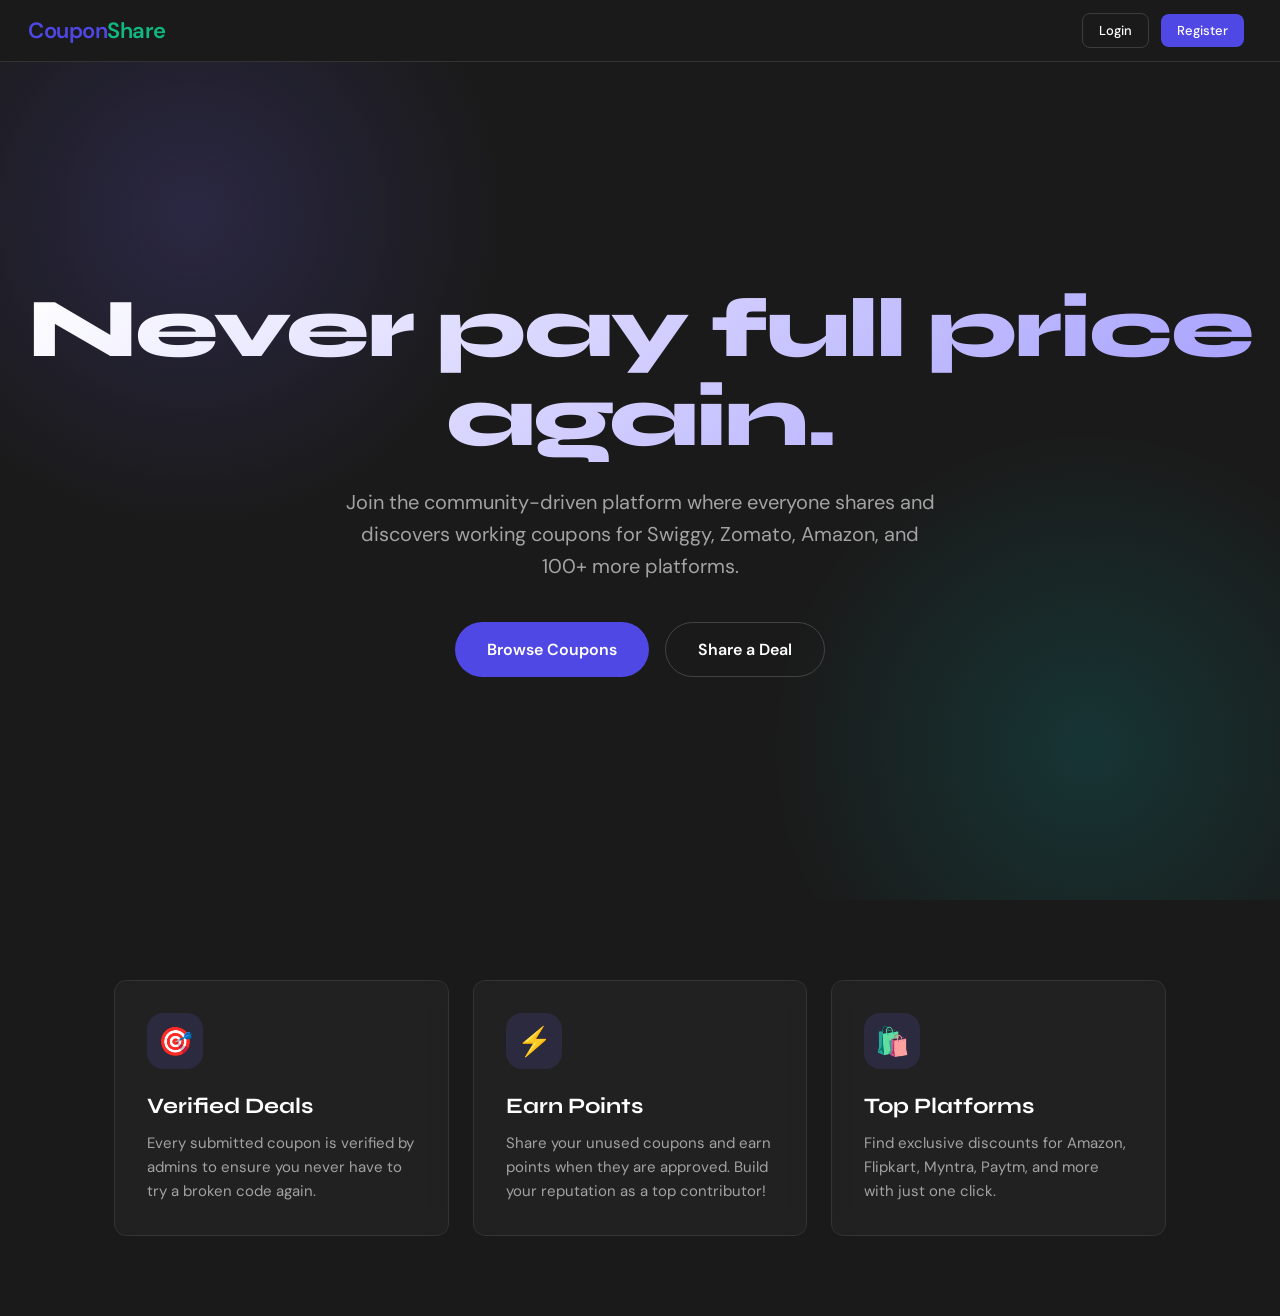
<file: index.html>
<!DOCTYPE html>
<html lang="en">
<head>
  <meta charset="UTF-8" />
  <meta name="viewport" content="width=device-width, initial-scale=1.0" />
  <title>CouponShare — Discover & Share Deals</title>
  <link href="https://fonts.googleapis.com/css2?family=Syne:wght@400;600;700;800&family=DM+Sans:wght@300;400;500;600;700&display=swap" rel="stylesheet" />
  <link rel="stylesheet" href="style.css" />
  <style>
    /* Landing page specifics */
    .hero {
      min-height: calc(100vh - 62px);
      display: flex;
      flex-direction: column;
      align-items: center;
      justify-content: center;
      text-align: center;
      padding: 40px 24px;
      position: relative;
      overflow: hidden;
    }
    .hero::before {
      content: '';
      position: absolute;
      top: -20%; left: -10%; width: 50vw; height: 50vw;
      background: radial-gradient(circle, rgba(108, 92, 231, 0.2) 0%, transparent 70%);
      border-radius: 50%; z-index: -1;
    }
    .hero::after {
      content: '';
      position: absolute;
      bottom: -20%; right: -10%; width: 50vw; height: 50vw;
      background: radial-gradient(circle, rgba(0, 206, 201, 0.15) 0%, transparent 70%);
      border-radius: 50%; z-index: -1;
    }
    .hero h1 {
      font-family: 'Syne', sans-serif;
      font-size: clamp(48px, 8vw, 84px);
      font-weight: 800;
      line-height: 1.05;
      letter-spacing: -2px;
      margin-bottom: 24px;
      background: linear-gradient(135deg, #fff 0%, #a29bfe 100%);
      -webkit-background-clip: text;
      -webkit-text-fill-color: transparent;
      animation: fadeUp 0.8s cubic-bezier(0.16, 1, 0.3, 1);
    }
    .hero p {
      font-size: clamp(16px, 3vw, 20px);
      color: var(--muted);
      max-width: 600px;
      margin-bottom: 40px;
      line-height: 1.6;
      animation: fadeUp 1s cubic-bezier(0.16, 1, 0.3, 1);
    }
    .hero-btns {
      display: flex;
      gap: 16px;
      animation: fadeUp 1.2s cubic-bezier(0.16, 1, 0.3, 1);
    }
    .hero-btns .btn {
      padding: 16px 32px;
      font-size: 16px;
      border-radius: 40px;
    }
    
    .features {
      display: grid;
      grid-template-columns: repeat(auto-fit, minmax(280px, 1fr));
      gap: 24px;
      max-width: 1100px;
      margin: 0 auto;
      padding: 80px 24px;
    }
    .feat-card {
      background: rgba(255, 255, 255, 0.03);
      border: 1px solid var(--border);
      border-radius: var(--r);
      padding: 32px;
      backdrop-filter: blur(10px);
      transition: transform .3s, border-color .3s;
    }
    .feat-card:hover {
      transform: translateY(-5px);
      border-color: rgba(108, 92, 231, 0.4);
    }
    .feat-icon {
      width: 56px; height: 56px;
      background: rgba(108, 92, 231, 0.15);
      border-radius: 16px;
      display: flex; align-items: center; justify-content: center;
      font-size: 28px; margin-bottom: 24px;
    }
    .feat-card h3 { font-family: 'Syne', sans-serif; font-size: 22px; margin-bottom: 12px; }
    .feat-card p { color: var(--muted); line-height: 1.6; font-size: 15px; }
    
    @keyframes fadeUp {
      from { opacity: 0; transform: translateY(30px); }
      to { opacity: 1; transform: translateY(0); }
    }
  </style>
</head>
<body>

<div id="navbar-root"></div>
<script src="api.js"></script>
<script src="auth.js"></script>
<script src="navbar.js"></script>
<script>renderNavbar('home');</script>

<section class="hero">
  <h1>Never pay full price again.</h1>
  <p>Join the community-driven platform where everyone shares and discovers working coupons for Swiggy, Zomato, Amazon, and 100+ more platforms.</p>
  <div class="hero-btns">
    <a href="browse.html" class="btn btn-primary">Browse Coupons</a>
    <a href="submit.html" class="btn btn-secondary">Share a Deal</a>
  </div>
</section>

<section class="features">
  <div class="feat-card">
    <div class="feat-icon">🎯</div>
    <h3>Verified Deals</h3>
    <p>Every submitted coupon is verified by admins to ensure you never have to try a broken code again.</p>
  </div>
  <div class="feat-card">
    <div class="feat-icon">⚡</div>
    <h3>Earn Points</h3>
    <p>Share your unused coupons and earn points when they are approved. Build your reputation as a top contributor!</p>
  </div>
  <div class="feat-card">
    <div class="feat-icon">🛍️</div>
    <h3>Top Platforms</h3>
    <p>Find exclusive discounts for Amazon, Flipkart, Myntra, Paytm, and more with just one click.</p>
  </div>
</section>

</body>
</html>
</file>
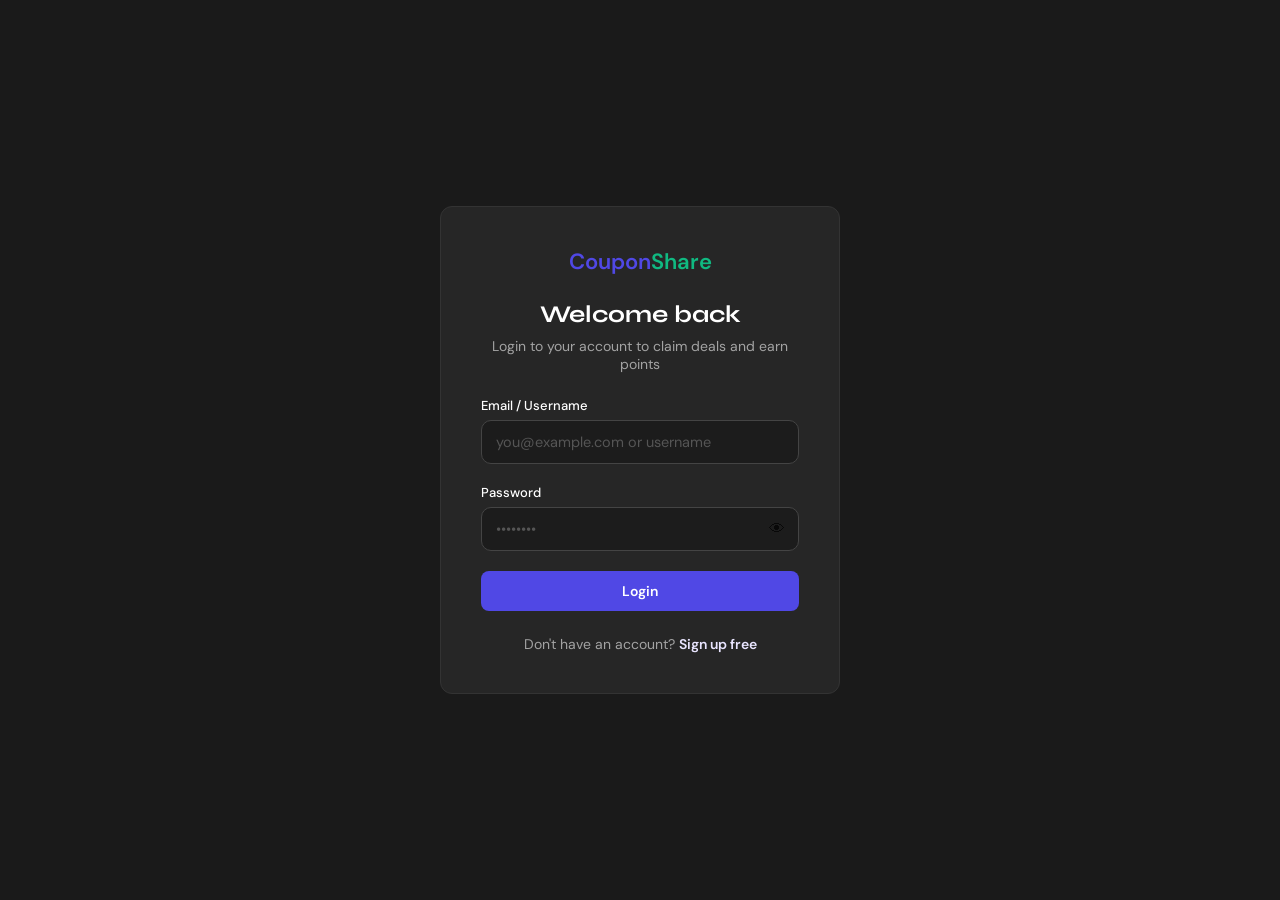
<file: admin.html>
<!DOCTYPE html>
<html lang="en">
<head>
<meta charset="UTF-8"><meta name="viewport" content="width=device-width,initial-scale=1">
<title>Admin Dashboard — CouponShare</title>
<link rel="stylesheet" href="admin.css">
</head>
<body>
<!-- SIDEBAR -->
<aside class="sidebar" id="sidebar">
  <div class="sidebar-brand">
    <h2>CouponShare</h2>
    <p>Admin Panel</p>
  </div>
  <nav class="sidebar-nav">
    <a href="#" class="active" data-tab="dashboard" onclick="showTab('dashboard');return false">
      <span class="nav-icon">📊</span> Dashboard
    </a>
    <a href="#" data-tab="requests" onclick="showTab('requests');return false">
      <span class="nav-icon">📥</span> Pending Requests
      <span class="sidebar-badge" id="pending-badge">0</span>
    </a>
    <a href="#" data-tab="all" onclick="showTab('all');return false">
      <span class="nav-icon">🎟️</span> All Coupons
    </a>
    <a href="#" data-tab="approved" onclick="showTab('approved');return false">
      <span class="nav-icon">✅</span> Approved
    </a>
    <a href="#" data-tab="users" onclick="showTab('users');return false">
      <span class="nav-icon">👥</span> Users
    </a>
    <a href="#" data-tab="analytics" onclick="showTab('analytics');return false">
      <span class="nav-icon">📈</span> Analytics
    </a>
  </nav>
  <div class="sidebar-footer">
    <a href="browse.html">🏠 Back to Site</a>
    <a href="#" onclick="logout();return false">🚪 Logout</a>
  </div>
</aside>

<!-- MAIN -->
<div class="main">
  <header class="topbar">
    <div style="display:flex;align-items:center;gap:0.8rem">
      <button class="hamburger" id="hamburger" onclick="toggleSidebar()" aria-label="Toggle menu">☰</button>
      <span class="topbar-title" id="topbar-title">Dashboard</span>
    </div>
    <div class="topbar-right">
      <span class="admin-badge">⚡ Admin</span>
      <span id="admin-name" style="font-size:0.85rem;color:var(--muted)"></span>
    </div>
  </header>

  <div class="content">

    <!-- DASHBOARD -->
    <div id="section-dashboard" class="admin-section">
      <div class="metrics">
        <div class="metric-card orange">
          <div class="metric-icon">👥</div>
          <div class="metric-num" id="stat-users">—</div>
          <div class="metric-label">Total Users</div>
        </div>
        <div class="metric-card yellow">
          <div class="metric-icon">⏳</div>
          <div class="metric-num" id="stat-pending">—</div>
          <div class="metric-label">Pending</div>
        </div>
        <div class="metric-card green">
          <div class="metric-icon">✅</div>
          <div class="metric-num" id="stat-approved">—</div>
          <div class="metric-label">Approved</div>
        </div>
        <div class="metric-card red">
          <div class="metric-icon">✕</div>
          <div class="metric-num" id="stat-rejected">—</div>
          <div class="metric-label">Rejected</div>
        </div>
        <div class="metric-card purple">
          <div class="metric-icon">📋</div>
          <div class="metric-num" id="stat-claims">—</div>
          <div class="metric-label">Total Claims</div>
        </div>
      </div>

      <div class="dashboard-grid">
        <div class="section-card">
          <div class="section-header"><h3>Category Breakdown</h3></div>
          <div class="section-body analytics-cats" style="max-height:260px;overflow-y:auto">
            <div class="spinner-center"><div class="spinner"></div></div>
          </div>
        </div>
        <div class="section-card">
          <div class="section-header"><h3>Top Stores</h3></div>
          <div class="section-body analytics-stores">
            <div class="spinner-center"><div class="spinner"></div></div>
          </div>
        </div>
      </div>
    </div>

    <!-- PENDING REQUESTS -->
    <div id="section-requests" class="admin-section" style="display:none">
      <div class="bulk-bar" id="bulk-bar">
        <span>0 selected</span>
        <button class="btn btn-success btn-sm" onclick="bulkAction('approved')">✓ Approve</button>
        <button class="btn btn-danger btn-sm" onclick="bulkAction('rejected')">✕ Reject</button>
      </div>
      <div class="section-card">
        <div class="section-header">
          <h3>Pending Coupon Requests</h3>
          <div style="display:flex;gap:0.5rem">
            <button class="btn btn-success btn-sm" onclick="bulkAction('approved')">✓ Approve Selected</button>
            <button class="btn btn-danger btn-sm" onclick="bulkAction('rejected')">✕ Reject Selected</button>
          </div>
        </div>
        <div class="table-wrap">
          <table>
            <thead><tr>
              <th><input type="checkbox" onchange="toggleAllCheckboxes(this, 'requests')"></th>
              <th>Coupon</th><th>Code</th><th>Submitted By</th><th>Status</th><th>Expiry</th><th>Actions</th>
            </tr></thead>
            <tbody id="coupon-tbody-requests"></tbody>
          </table>
        </div>
      </div>
    </div>

    <!-- ALL COUPONS -->
    <div id="section-all" class="admin-section" style="display:none">
      <div class="bulk-bar" id="bulk-bar-all">
        <span>0 selected</span>
        <button class="btn btn-success btn-sm" onclick="bulkAction('approved')">✓ Approve</button>
        <button class="btn btn-danger btn-sm" onclick="bulkAction('rejected')">✕ Reject</button>
      </div>
      <div class="section-card">
        <div class="section-header">
          <h3>All Coupons</h3>
          <div style="display:flex;gap:0.5rem">
            <button class="btn btn-success btn-sm" onclick="bulkAction('approved')">✓ Bulk Approve</button>
            <button class="btn btn-danger btn-sm" onclick="bulkAction('rejected')">✕ Bulk Reject</button>
          </div>
        </div>
        <div class="table-wrap">
          <table>
            <thead><tr>
              <th><input type="checkbox" onchange="toggleAllCheckboxes(this, 'all')"></th>
              <th>Coupon</th><th>Code</th><th>Submitted By</th><th>Status</th><th>Expiry</th><th>Actions</th>
            </tr></thead>
            <tbody id="coupon-tbody-all"></tbody>
          </table>
        </div>
      </div>
    </div>

    <!-- APPROVED -->
    <div id="section-approved" class="admin-section" style="display:none">
      <div class="section-card">
        <div class="section-header"><h3>Approved Coupons</h3></div>
        <div class="table-wrap">
          <table>
            <thead><tr>
              <th><input type="checkbox" onchange="toggleAllCheckboxes(this, 'approved')"></th>
              <th>Coupon</th><th>Code</th><th>Submitted By</th><th>Status</th><th>Expiry</th><th>Actions</th>
            </tr></thead>
            <tbody id="coupon-tbody-approved"></tbody>
          </table>
        </div>
      </div>
    </div>

    <!-- USERS -->
    <div id="section-users" class="admin-section" style="display:none">
      <div class="section-card">
        <div class="section-header"><h3>All Users</h3></div>
        <div class="table-wrap">
          <table>
            <thead><tr>
              <th>Name</th><th>Email</th><th>Points</th><th>Coupons</th><th>Status</th><th>Action</th>
            </tr></thead>
            <tbody id="user-tbody"></tbody>
          </table>
        </div>
      </div>
    </div>

    <!-- ANALYTICS -->
    <div id="section-analytics" class="admin-section" style="display:none">
      <div class="dashboard-grid">
        <div class="section-card">
          <div class="section-header"><h3>By Category</h3></div>
          <div class="section-body analytics-cats"><div class="spinner-center"><div class="spinner"></div></div></div>
        </div>
        <div class="section-card">
          <div class="section-header"><h3>Top Stores by Coupons</h3></div>
          <div class="section-body analytics-stores"><div class="spinner-center"><div class="spinner"></div></div></div>
        </div>
      </div>
      <div class="section-card">
        <div class="section-header"><h3>Submissions — last 30 days</h3></div>
        <div class="section-body analytics-days"><div class="spinner-center"><div class="spinner"></div></div></div>
      </div>
    </div>

  </div><!-- /content -->
</div><!-- /main -->

<!-- REJECT MODAL -->
<div class="modal-overlay" id="reject-modal">
  <div class="modal">
    <h3>Reject Coupon</h3>
    <div class="form-group">
      <label>Rejection Reason (optional)</label>
      <textarea id="reject-reason" placeholder="e.g. Expired code, duplicate, invalid..."></textarea>
    </div>
    <div class="modal-footer">
      <button class="btn btn-secondary" onclick="closeRejectModal()">Cancel</button>
      <button class="btn btn-danger" onclick="confirmReject()">Confirm Reject</button>
    </div>
  </div>
</div>

<script src="api.js"></script>
<script src="auth.js"></script>
<script src="admin.js"></script>
<script>
document.addEventListener('DOMContentLoaded', () => {
  const user = getUser();
  if (user) document.getElementById('admin-name').textContent = user.name;
});
</script>
</body>
</html>
</file>
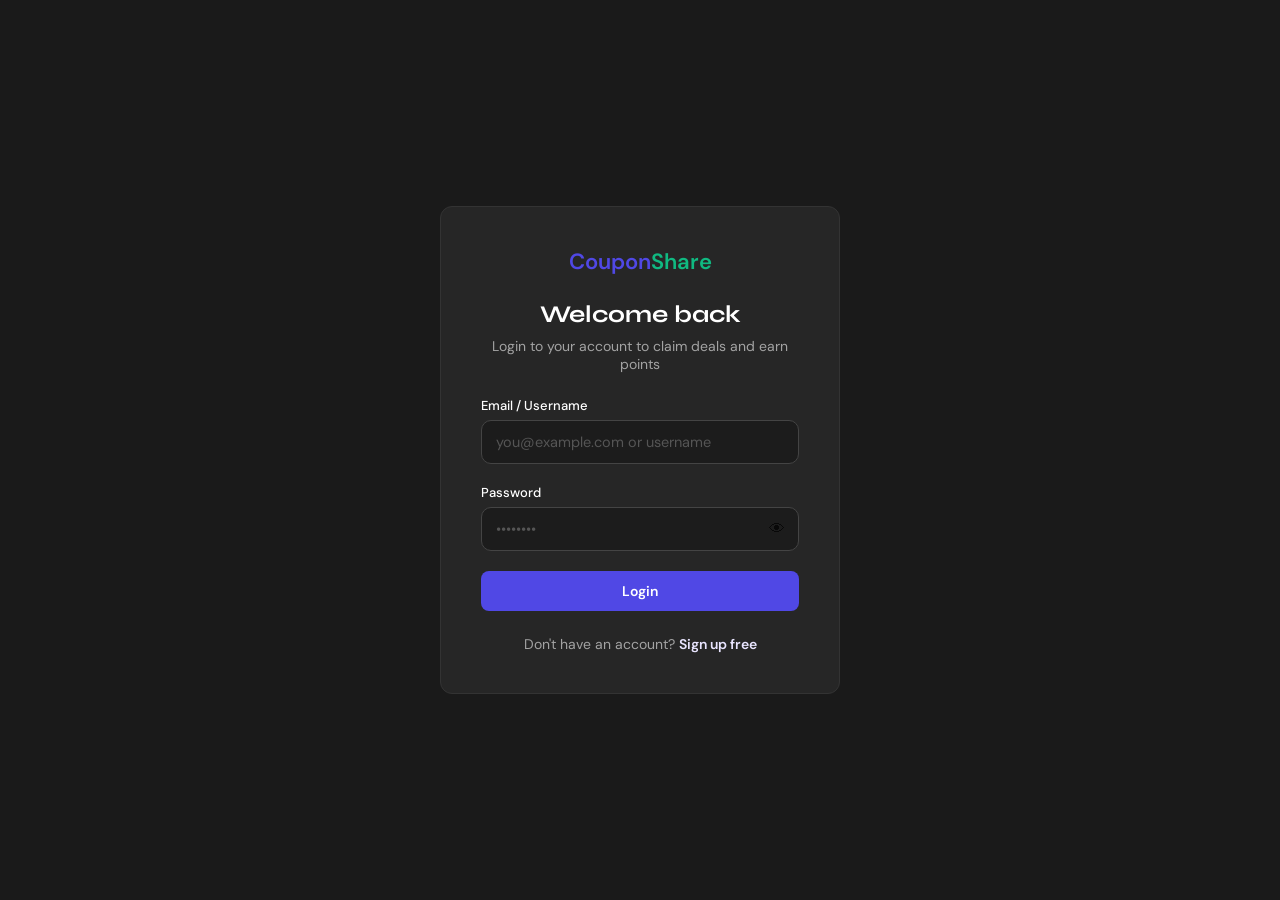
<file: dashboard.html>
<!DOCTYPE html>
<html lang="en">
<head>
<meta charset="UTF-8"><meta name="viewport" content="width=device-width,initial-scale=1">
<title>Dashboard — CouponShare</title>
<link href="https://fonts.googleapis.com/css2?family=Syne:wght@400;600;700;800&family=DM+Sans:wght@300;400;500;600;700&display=swap" rel="stylesheet" />
<link rel="stylesheet" href="style.css">
</head>
<body>
<div id="navbar-root"></div>
<script src="api.js"></script>
<script src="auth.js"></script>
<script src="navbar.js"></script>
<script>
  const pageReady = requireAuth();
  if (pageReady) renderNavbar('dashboard');
</script>

<div class="container">
  <div class="page-header" style="margin-bottom: 32px;">
    <h1 style="font-family:'Syne',sans-serif;font-size:32px;font-weight:800;color:var(--text);line-height:1.1;margin-bottom:8px;">Dashboard</h1>
    <p style="color:var(--muted);font-size:15px;">Manage all your submitted coupons and claimed deals in one place.</p>
  </div>

  <div style="margin-bottom:48px;">
    <h2 class="section-title" style="margin-bottom: 16px; font-size: 24px;">My Submissions</h2>
    <div id="submissions-content">
      <div style="text-align:center;padding:3rem;color:var(--muted)"><div class="spinner"></div></div>
    </div>
  </div>

  <div style="margin-bottom:48px;">
    <h2 class="section-title" style="margin-bottom: 16px; font-size: 24px;">My Claims</h2>
    <div id="claims-content">
      <div style="text-align:center;padding:3rem;color:var(--muted)"><div class="spinner"></div></div>
    </div>
  </div>
</div>

<script>
function copyCode(code) {
  if (!code) return;
  if (navigator.clipboard?.writeText) {
    navigator.clipboard.writeText(code)
      .then(() => showToast('Code copied: ' + code, 'success'))
      .catch(() => fallbackCopy(code));
  } else {
    fallbackCopy(code);
  }
}
function fallbackCopy(code) {
  const ta = document.createElement('textarea');
  ta.value = code; document.body.appendChild(ta);
  ta.select(); document.execCommand('copy');
  document.body.removeChild(ta);
  showToast('Code copied: ' + code, 'success');
}

function formatDiscount(c) {
  if (c.discount_type === 'percent' && c.discount_value) return `${c.discount_value}% OFF`;
  if (c.discount_type === 'flat' && c.discount_value) return `₹${c.discount_value} OFF`;
  if (c.discount_type === 'bogo') return 'BOGO';
  if (c.discount_type === 'free_shipping') return 'Free Shipping';
  return 'DEAL';
}

function copyIcon(code) {
  return `<div class="cc-copy-icon" role="button" tabindex="0" onclick="copyCode(this.dataset.code)" data-code="${escapeHtml(code)}" title="Copy code">⧉</div>`;
}

document.addEventListener('DOMContentLoaded', async () => {
  if (!pageReady) return;

  // Load Submissions
  try {
    const submissions = await Auth.mySubmissions();
    const content = document.getElementById('submissions-content');
    if (!submissions.length) {
      content.innerHTML = `<div class="empty-state" style="text-align:center;padding:60px 20px;background:var(--card);border:1px dashed var(--border);border-radius:12px;">
        <div style="font-size:40px;margin-bottom:16px;">📭</div>
        <h3 style="font-family:'Syne',sans-serif;font-size:24px;color:var(--text);margin-bottom:8px;">No submissions yet</h3>
        <p style="color:var(--muted);margin-bottom:24px;">Share your first coupon and earn points!</p>
        <a href="submit.html" class="btn btn-primary" style="display:inline-block;">Submit a Coupon</a>
      </div>`;
    } else {
      const stats = { pending: 0, approved: 0, rejected: 0 };
      submissions.forEach(c => { if (stats[c.status] !== undefined) stats[c.status]++; });

      content.innerHTML = `
        <div class="stats-row" style="margin-bottom:24px;">
          <div class="stat-card"><div class="stat-num purple">${submissions.length}</div><div class="stat-lbl">Total Submitted</div></div>
          <div class="stat-card"><div class="stat-num teal">${stats.approved}</div><div class="stat-lbl">Approved</div></div>
          <div class="stat-card"><div class="stat-num amber">${stats.pending}</div><div class="stat-lbl">Pending Review</div></div>
          <div class="stat-card"><div class="stat-num" style="color:var(--red)">${stats.rejected}</div><div class="stat-lbl">Rejected</div></div>
        </div>
        <div class="coupons-grid">
          ${submissions.map(c => {
            const badgeColor = c.status === 'approved' ? 'var(--green)' : c.status === 'rejected' ? 'var(--red)' : 'var(--amber)';
            return `
            <div class="coupon-card">
              <div class="cc-top">
                <div style="display:flex;justify-content:space-between;align-items:flex-start;">
                  <span class="plat-badge ${platformClass(c.store)}">${escapeHtml(c.store || 'General')}</span>
                  <span style="font-size:10px;font-weight:700;padding:4px 10px;border-radius:20px;border:1px solid ${badgeColor};color:${badgeColor};text-transform:uppercase;letter-spacing:0.5px;">${escapeHtml(c.status)}</span>
                </div>
                <div class="cc-discount" style="font-size:22px;margin-bottom:6px;">${escapeHtml(c.title)}</div>
                <div class="cc-desc">${escapeHtml(formatDiscount(c))} — ${escapeHtml(c.description || 'No description')}</div>
                <div class="cc-codebox" style="margin-top:16px;">
                  <span class="cc-code">${escapeHtml(c.code)}</span>
                  ${copyIcon(c.code)}
                </div>
                ${c.reject_reason ? `<div style="margin-top:16px;font-size:13px;color:var(--red);background:rgba(239,68,68,0.1);padding:10px 14px;border-radius:8px;border:1px solid rgba(239,68,68,0.2);"><strong>Reason:</strong> ${escapeHtml(c.reject_reason)}</div>` : ''}
              </div>
              <div class="cc-bottom">
                <span class="cc-expiry">Submitted on ${formatDate(c.created_at)}</span>
              </div>
            </div>`
          }).join('')}
        </div>`;
    }
  } catch (e) {
    document.getElementById('submissions-content').innerHTML = `<div class="empty-state"><h3>Error</h3><p>${escapeHtml(e.message)}</p></div>`;
  }

  // Load Claims
  try {
    const claims = await Auth.myClaims();
    const content = document.getElementById('claims-content');
    if (!claims.length) {
      content.innerHTML = `
        <div class="empty-state" style="text-align:center;padding:60px 20px;background:var(--card);border:1px dashed var(--border);border-radius:12px;">
          <div style="font-size:40px;margin-bottom:16px;">🎟️</div>
          <h3 style="font-family:'Syne',sans-serif;font-size:24px;color:var(--text);margin-bottom:8px;">No claims yet</h3>
          <p style="color:var(--muted);margin-bottom:24px;">Browse deals and claim your first coupon!</p>
          <a href="browse.html" class="btn btn-primary" style="display:inline-block;">Browse Deals</a>
        </div>`;
    } else {
      content.innerHTML = `
        <div class="coupons-grid">
          ${claims.map(c => `
            <div class="coupon-card">
              <div class="cc-top">
                <span class="plat-badge ${platformClass(c.store)}">${escapeHtml(c.store || 'General')}</span>
                <div class="cc-discount" style="font-size:22px;margin-bottom:6px;">${escapeHtml(c.title)}</div>
                <div class="cc-desc">${escapeHtml(formatDiscount(c))} — ${escapeHtml(c.description || 'Verified working deal!')}</div>
                <div class="cc-codebox" style="margin-top:16px;">
                  <span class="cc-code">${escapeHtml(c.code)}</span>
                  ${copyIcon(c.code)}
                </div>
              </div>
              <div class="cc-bottom">
                <span class="cc-expiry">Claimed on ${formatDate(c.claimed_at)}</span>
              </div>
            </div>`).join('')}
        </div>`;
    }
  } catch (e) {
    document.getElementById('claims-content').innerHTML = `<div class="empty-state"><h3>Error</h3><p>${escapeHtml(e.message)}</p></div>`;
  }
});
</script>
</body>
</html>
</file>
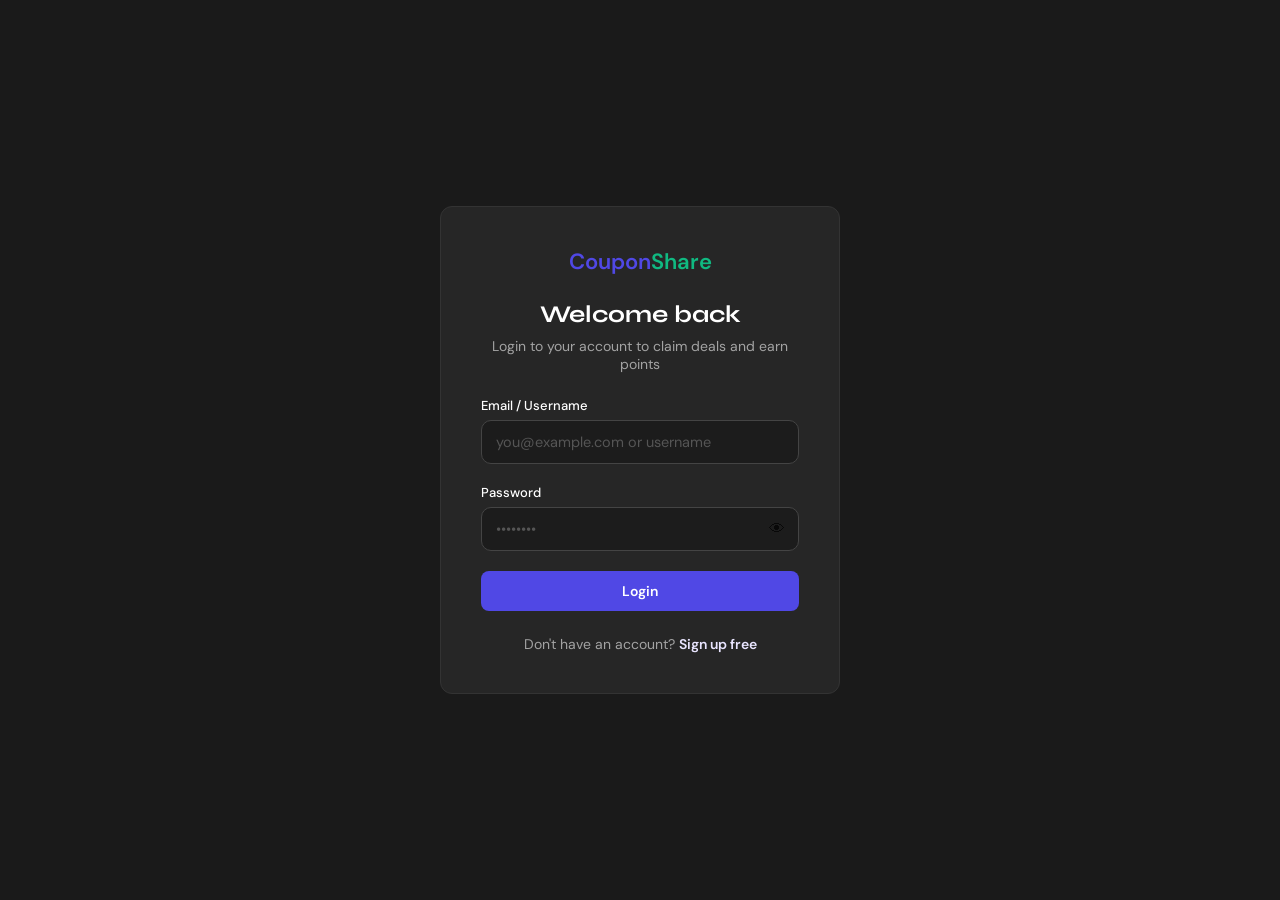
<file: login.html>
<!DOCTYPE html>
<html lang="en">
<head>
<meta charset="UTF-8"><meta name="viewport" content="width=device-width,initial-scale=1">
<title>Login — CouponShare</title>
<link href="https://fonts.googleapis.com/css2?family=Syne:wght@600;700;800&family=DM+Sans:wght@400;500;600&display=swap" rel="stylesheet" />
<link rel="stylesheet" href="style.css">
</head>
<body>
<div class="auth-page">
  <div class="auth-box">
    <a href="index.html" class="nav-brand" style="display:block;margin-bottom:1.5rem;font-family:'DM Sans',sans-serif;font-size:22px;font-weight:600;text-decoration:none;color:var(--purple)">Coupon<span style="color:var(--green)">Share</span></a>
    <h2>Welcome back</h2>
    <p class="subtitle">Login to your account to claim deals and earn points</p>

    <div id="form-alert" class="alert alert-error"></div>

    <form id="login-form">
      <div class="form-group">
        <label for="email">Email / Username</label>
        <input type="text" id="email" placeholder="you@example.com or username" autocomplete="username" required>
      </div>
      <div class="form-group">
        <label for="password">Password</label>
        <div class="pw-wrap">
          <input type="password" id="password" placeholder="••••••••" autocomplete="current-password" required>
          <button type="button" class="pw-toggle" tabindex="-1" onclick="togglePw('password', this)" aria-label="Show password">👁</button>
        </div>
      </div>
      <button type="submit" class="btn btn-primary btn-full">Login</button>
    </form>

    <div class="auth-footer">
      Don't have an account? <a href="register.html">Sign up free</a>
    </div>
  </div>
</div>

<script src="api.js"></script>
<script src="auth.js"></script>
<script>
function togglePw(inputId, btn) {
  const input = document.getElementById(inputId);
  const showing = input.type === 'text';
  input.type = showing ? 'password' : 'text';
  btn.textContent = showing ? '👁' : '🙈';
  btn.setAttribute('aria-label', showing ? 'Show password' : 'Hide password');
}

document.addEventListener('DOMContentLoaded', () => {
  if (isLoggedIn()) { window.location.href = 'browse.html'; return; }

  document.getElementById('login-form').addEventListener('submit', async (e) => {
    e.preventDefault();
    hideAlert('form-alert');
    const btn = e.target.querySelector('button[type="submit"]');
    btn.disabled = true; btn.innerHTML = '<div class="spinner"></div> Logging in...';

    try {
      const data = await Auth.login({
        email: document.getElementById('email').value.trim(),
        password: document.getElementById('password').value
      });
      saveLogin(data);
      window.location.href = data.user.is_admin ? 'admin.html' : 'browse.html';
    } catch (err) {
      showAlert('form-alert', err.message);
      btn.disabled = false; btn.textContent = 'Login';
    }
  });
});
</script>
</body>
</html>
</file>
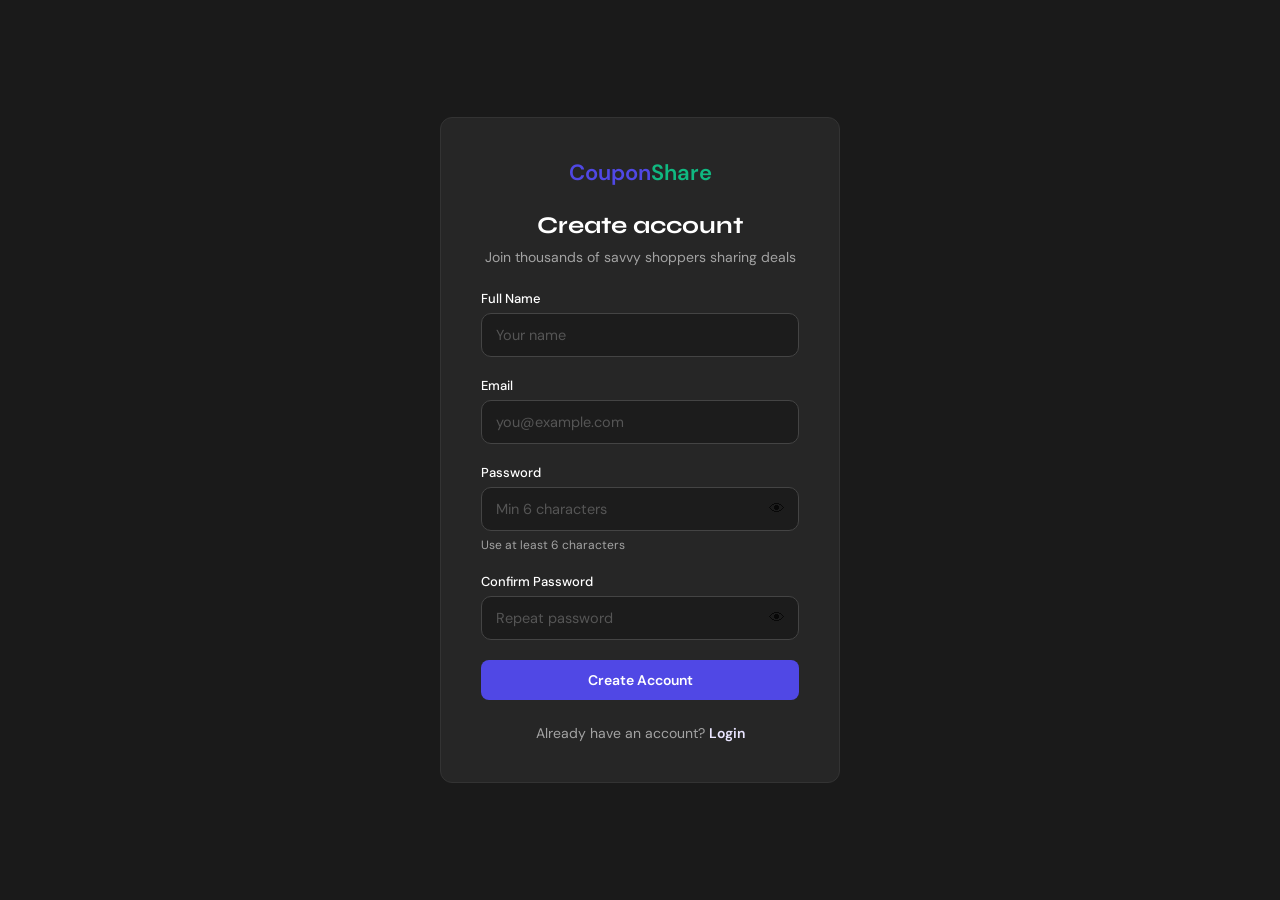
<file: register.html>
<!DOCTYPE html>
<html lang="en">
<head>
<meta charset="UTF-8"><meta name="viewport" content="width=device-width,initial-scale=1">
<title>Register — CouponShare</title>
<link href="https://fonts.googleapis.com/css2?family=Syne:wght@600;700;800&family=DM+Sans:wght@400;500;600&display=swap" rel="stylesheet" />
<link rel="stylesheet" href="style.css">
</head>
<body>
<div class="auth-page">
  <div class="auth-box">
    <a href="index.html" class="nav-brand" style="display:block;margin-bottom:1.5rem;font-family:'DM Sans',sans-serif;font-size:22px;font-weight:600;text-decoration:none;color:var(--purple)">Coupon<span style="color:var(--green)">Share</span></a>
    <h2>Create account</h2>
    <p class="subtitle">Join thousands of savvy shoppers sharing deals</p>

    <div id="form-alert" class="alert alert-error"></div>

    <form id="reg-form">
      <div class="form-group">
        <label for="name">Full Name</label>
        <input type="text" id="name" placeholder="Your name" required minlength="2" maxlength="100" autocomplete="name">
      </div>
      <div class="form-group">
        <label for="email">Email</label>
        <input type="email" id="email" placeholder="you@example.com" required autocomplete="email">
      </div>
      <div class="form-group">
        <label for="password">Password</label>
        <div class="pw-wrap">
          <input type="password" id="password" placeholder="Min 6 characters" required minlength="6" maxlength="128" autocomplete="new-password">
          <button type="button" class="pw-toggle" tabindex="-1" onclick="togglePw('password', this)" aria-label="Show password">👁</button>
        </div>
        <div class="pw-hint" id="pw-hint">Use at least 6 characters</div>
      </div>
      <div class="form-group">
        <label for="password2">Confirm Password</label>
        <div class="pw-wrap">
          <input type="password" id="password2" placeholder="Repeat password" required autocomplete="new-password">
          <button type="button" class="pw-toggle" tabindex="-1" onclick="togglePw('password2', this)" aria-label="Show password">👁</button>
        </div>
      </div>
      <button type="submit" class="btn btn-primary btn-full">Create Account</button>
    </form>

    <div class="auth-footer">
      Already have an account? <a href="login.html">Login</a>
    </div>
  </div>
</div>

<script src="api.js"></script>
<script src="auth.js"></script>
<script>
function togglePw(inputId, btn) {
  const input = document.getElementById(inputId);
  const showing = input.type === 'text';
  input.type = showing ? 'password' : 'text';
  btn.textContent = showing ? '👁' : '🙈';
}

document.addEventListener('DOMContentLoaded', () => {
  if (isLoggedIn()) { window.location.href = 'browse.html'; return; }

  const pw = document.getElementById('password');
  const hint = document.getElementById('pw-hint');
  pw.addEventListener('input', () => {
    if (pw.value.length === 0) { hint.textContent = 'Use at least 6 characters'; hint.className = 'pw-hint'; }
    else if (pw.value.length < 6) { hint.textContent = 'Too short — ' + pw.value.length + '/6'; hint.className = 'pw-hint weak'; }
    else { hint.textContent = 'Password looks good'; hint.className = 'pw-hint ok'; }
  });

  document.getElementById('reg-form').addEventListener('submit', async (e) => {
    e.preventDefault();
    hideAlert('form-alert');
    const btn = e.target.querySelector('button[type="submit"]');

    if (pw.value !== document.getElementById('password2').value) {
      showAlert('form-alert', 'Passwords do not match');
      return;
    }

    btn.disabled = true; btn.innerHTML = '<div class="spinner"></div> Creating...';

    try {
      await Auth.register({
        name: document.getElementById('name').value.trim(),
        email: document.getElementById('email').value.trim(),
        password: pw.value
      });
      showAlert('form-alert', '✓ Account created! Redirecting to login...', 'success');
      setTimeout(() => window.location.href = 'login.html', 1500);
    } catch (err) {
      showAlert('form-alert', err.message);
      btn.disabled = false; btn.textContent = 'Create Account';
    }
  });
});
</script>
</body>
</html>
</file>
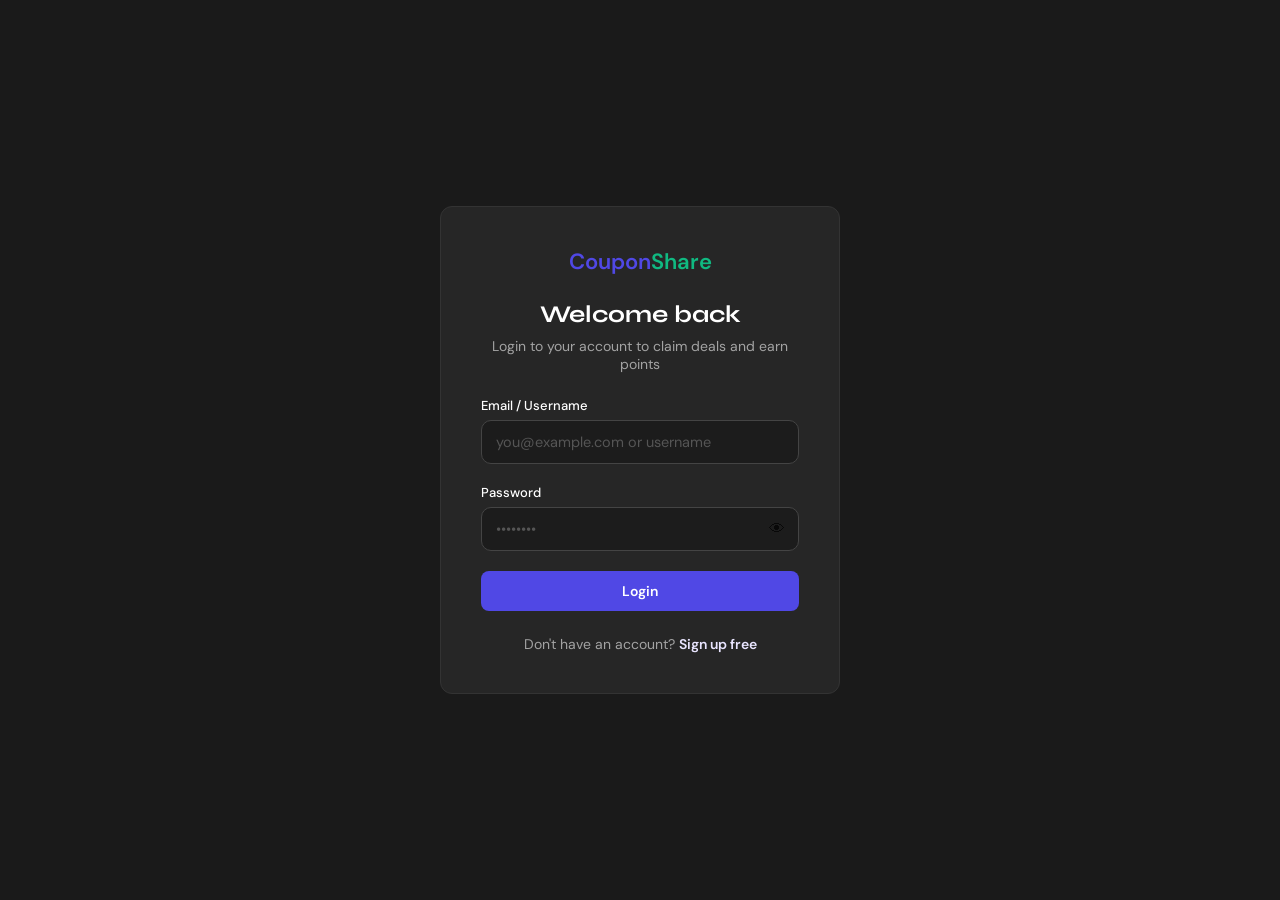
<file: submit.html>
<!DOCTYPE html>
<html lang="en">
<head>
  <meta charset="UTF-8" />
  <meta name="viewport" content="width=device-width, initial-scale=1.0" />
  <title>Share a Coupon — CouponShare</title>
  <link href="https://fonts.googleapis.com/css2?family=Syne:wght@400;600;700;800&family=DM+Sans:wght@300;400;500;600;700&display=swap" rel="stylesheet" />
  <link rel="stylesheet" href="style.css" />
</head>
<body>

<div id="navbar-root"></div>
<script src="api.js"></script>
<script src="auth.js"></script>
<script src="navbar.js"></script>
<script>
  // Redirects to login when not authenticated; page logic below is gated on pageReady
  const pageReady = requireAuth();
  if (pageReady) renderNavbar('submit');
</script>

<div class="container">
  <div class="page-header" style="max-width: 740px; margin: 0 auto 32px;">
    <h1 style="font-family:'Syne',sans-serif;font-size:clamp(28px,5vw,42px);font-weight:800;color:var(--text);line-height:1.1">Share a Coupon</h1>
    <p style="margin-top:8px;color:var(--muted);font-size:15px;display:flex;align-items:center;gap:6px;flex-wrap:wrap">
      <span>Aapka coupon submit hoga</span> <span style="color:var(--purple);font-weight:600">→</span>
      <span>Admin review karega</span> <span style="color:var(--purple);font-weight:600">→</span>
      <span>Approve hone par live hoga</span>
    </p>
  </div>

  <div class="stepper-wrap">
    <button class="step-btn active" id="step-btn-1" onclick="goToStep(1)">1. Platform</button>
    <button class="step-btn" id="step-btn-2" onclick="goToStep(2)">2. Coupon details</button>
    <button class="step-btn" id="step-btn-3" onclick="goToStep(3)">3. Preview &amp; submit</button>
  </div>

  <!-- STEP 1 -->
  <div class="form-card active" id="section-1">
    <div class="card-title">Kaunsa platform ka coupon hai?</div>
    <div class="card-subtitle">Platform select karein ya khud add karein</div>
    <div class="platform-grid" id="platform-grid">
      <div style="grid-column:1/-1;text-align:center;color:var(--muted);padding:20px">Loading platforms...</div>
    </div>
    <div class="field-group" id="fg-platform-url">
      <label>Platform URL <span style="color:var(--muted);font-weight:400">(optional)</span></label>
      <input type="url" id="platform-url" placeholder="https://example.com/deal/..." />
    </div>
    <div class="btn-row">
      <div></div>
      <button class="btn btn-primary" onclick="goToStep(2)">Next: Coupon Details →</button>
    </div>
  </div>

  <!-- STEP 2 -->
  <div class="form-card" id="section-2">
    <div class="card-title">Coupon ki details bharo</div>
    <div class="card-subtitle">Sahi information se zyada users ko faayda hoga</div>

    <div class="field-group" id="fg-code">
      <label>Coupon Code <span class="req">*</span></label>
      <div class="code-wrap">
        <input type="text" id="coupon-code" placeholder="e.g. SAVE20" maxlength="30" oninput="this.value=this.value.toUpperCase()" />
        <button class="code-copy-btn" title="Preview" onclick="updatePreview()">👁</button>
      </div>
      <div class="error-msg">Coupon code required hai</div>
    </div>

    <div class="field-group" id="fg-title">
      <label>Coupon Title <span class="req">*</span></label>
      <input type="text" id="coupon-title" placeholder="e.g. 20% off on first order" maxlength="80" />
      <div class="error-msg">Title required hai</div>
    </div>

    <div class="field-group">
      <label>Discount Type <span class="req">*</span></label>
      <div class="discount-pills" id="discount-pills">
        <div class="disc-pill selected" data-val="percent" onclick="selectDiscount(this)">% Percent off</div>
        <div class="disc-pill" data-val="flat" onclick="selectDiscount(this)">₹ Flat off</div>
        <div class="disc-pill" data-val="bogo" onclick="selectDiscount(this)">🛍 BOGO</div>
        <div class="disc-pill" data-val="free_shipping" onclick="selectDiscount(this)">🚚 Free Shipping</div>
      </div>
    </div>

    <div class="field-row">
      <div class="field-group" id="fg-discount-value">
        <label>Discount Value</label>
        <input type="text" id="discount-value" placeholder="e.g. 20 or 200" />
      </div>
      <div class="field-group" id="fg-category">
        <label>Category <span class="req">*</span></label>
        <select id="coupon-category">
          <option value="">-- Select --</option>
        </select>
        <div class="error-msg">Category select karo</div>
      </div>
    </div>

    <div class="field-row">
      <div class="field-group">
        <label>Expiry Date</label>
        <input type="date" id="expiry-date" />
      </div>
      <div class="field-group">
        <label>Minimum Order (₹)</label>
        <input type="text" id="min-order" placeholder="e.g. 499" />
      </div>
    </div>

    <div class="field-group">
      <label>Description <span style="color:var(--muted);font-weight:400">(optional)</span></label>
      <textarea id="coupon-desc" placeholder="Koi aur details? Jaise: sirf new users ke liye, specific products pe..."></textarea>
    </div>

    <div class="btn-row">
      <button class="btn btn-secondary" onclick="goToStep(1)">← Back</button>
      <button class="btn btn-primary" onclick="goToStep(3)">Next: Preview →</button>
    </div>
  </div>

  <!-- STEP 3 -->
  <div class="form-card" id="section-3">
    <div class="card-title">Preview & Submit</div>
    <div class="card-subtitle">Ek baar check karo, phir submit karo!</div>

    <div class="preview-card" id="preview-card">
      <div class="preview-platform-tag" id="preview-platform-tag">📦 Amazon</div>
      <div class="preview-title" id="preview-title">Coupon Title</div>
      <div class="preview-desc" id="preview-desc">Description yahan dikhegi...</div>
      <div class="preview-code-box">
        <span id="preview-code">CODE</span>
      </div>
      <div class="preview-meta" id="preview-meta"></div>
    </div>

    <table id="summary-table" style="width:100%;border-collapse:collapse;font-size:13.5px;margin-bottom:8px;">
    </table>

    <div class="btn-row">
      <button class="btn btn-secondary" onclick="goToStep(2)">← Edit</button>
      <button class="btn btn-primary" id="submit-btn" onclick="submitCoupon()">🚀 Submit for Review</button>
    </div>
  </div>

  <!-- SUCCESS -->
  <div class="form-card" id="section-success">
    <div class="success-screen">
      <div class="success-icon">🎉</div>
      <h2>Coupon Submit Ho Gaya!</h2>
      <p>Admin review karega aur approve hone ke baad<br/>yeh coupon live ho jaayega.</p>
      <div class="coupon-id-chip" id="success-id">ID: #XXXXXXXX</div>
      <div class="btn-row" style="justify-content:center;margin-top:24px;">
        <button class="btn btn-primary" onclick="location.reload()">+ Ek Aur Submit Karo</button>
        <button class="btn btn-secondary" onclick="window.location.href='browse.html'">Browse Coupons</button>
      </div>
    </div>
  </div>

</div>

<script>
  const state = { platform: null, platformEmoji: '', platformName: '', platforms: [], categories: [] };
  let currentStep = 1;
  let discountType = 'percent';

  async function init() {
    try {
      const res = await apiFetch('/api/platforms');
      const data = await res.json();
      state.platforms = data.platforms || [];
    } catch(e) { /* backend offline */ }
    renderPlatforms();

    try {
      const res = await apiFetch('/api/categories');
      const data = await res.json();
      state.categories = data.categories || [];
    } catch(e) {}
    const sel = document.getElementById('coupon-category');
    state.categories.forEach(cat => {
      const opt = document.createElement('option');
      opt.value = cat; opt.textContent = cat;
      sel.appendChild(opt);
    });
  }

  function renderPlatforms() {
    const grid = document.getElementById('platform-grid');
    if (!state.platforms.length) {
      grid.innerHTML = `
        <div style="grid-column:1/-1;text-align:center;color:var(--muted);padding:24px">
          <div style="margin-bottom:12px">⚠️ Platform list load nahi ho payi</div>
          <button class="btn btn-secondary btn-sm" onclick="init()">Retry</button>
        </div>`;
      return;
    }
    grid.innerHTML = state.platforms.map(p => `
      <div class="platform-tile" data-id="${p.id}" data-name="${escapeHtml(p.name)}" data-emoji="${p.emoji}"
           role="button" tabindex="0" onclick="selectPlatform(this)"
           onkeydown="if(event.key==='Enter'||event.key===' '){event.preventDefault();selectPlatform(this)}">
        <span class="emoji">${p.emoji}</span>
        <span class="label">${escapeHtml(p.name)}</span>
      </div>
    `).join('');
  }

  function goToStep(step) {
    if (step === 2 && !validateStep1()) return;
    if (step === 3 && !validateStep2()) return;
    currentStep = step;
    document.querySelectorAll('.form-card').forEach(c => c.classList.remove('active'));
    document.getElementById('section-' + step).classList.add('active');
    document.querySelectorAll('.step-btn').forEach((btn, i) => {
      btn.classList.remove('active', 'done');
      if (i + 1 === step) btn.classList.add('active');
      if (i + 1 < step) btn.classList.add('done');
    });
    if (step === 3) updatePreview();
    window.scrollTo({ top: 0, behavior: 'smooth' });
  }

  function validateStep1() {
    if (!state.platform) { showToast('Platform select karo!', 'error'); return false; }
    return true;
  }

  function validateStep2() {
    let valid = true;
    const codeEl = document.getElementById('coupon-code');
    const codeFg = document.getElementById('fg-code');
    if (!codeEl.value.trim()) { codeFg.classList.add('has-error'); valid = false; } else { codeFg.classList.remove('has-error'); }

    const titleEl = document.getElementById('coupon-title');
    const titleFg = document.getElementById('fg-title');
    if (!titleEl.value.trim()) { titleFg.classList.add('has-error'); valid = false; } else { titleFg.classList.remove('has-error'); }

    const catEl = document.getElementById('coupon-category');
    const catFg = document.getElementById('fg-category');
    if (!catEl.value) { catFg.classList.add('has-error'); valid = false; } else { catFg.classList.remove('has-error'); }
    return valid;
  }

  function selectPlatform(tile) {
    document.querySelectorAll('.platform-tile').forEach(t => t.classList.remove('selected'));
    tile.classList.add('selected');
    state.platform = tile.dataset.id;
    state.platformName = tile.dataset.name;
    state.platformEmoji = tile.dataset.emoji;
  }

  function selectDiscount(pill) {
    document.querySelectorAll('.disc-pill').forEach(p => p.classList.remove('selected'));
    pill.classList.add('selected');
    discountType = pill.dataset.val;
    const dvLabel = document.querySelector('#fg-discount-value label');
    if (discountType === 'percent') dvLabel.textContent = 'Discount Value (%)';
    else if (discountType === 'flat') dvLabel.textContent = 'Discount Value (₹)';
    else { dvLabel.textContent = 'Discount Value'; }
  }

  function updatePreview() {
    const code = document.getElementById('coupon-code').value || 'CODE';
    const title = document.getElementById('coupon-title').value || 'Coupon Title';
    const desc = document.getElementById('coupon-desc').value || '';
    const expiry = document.getElementById('expiry-date').value;
    const minOrder = document.getElementById('min-order').value;
    const discVal = document.getElementById('discount-value').value;

    document.getElementById('preview-platform-tag').textContent = `${state.platformEmoji || '🛒'} ${state.platformName || 'Platform'}`;
    document.getElementById('preview-code').textContent = code.toUpperCase();
    document.getElementById('preview-title').textContent = title;
    document.getElementById('preview-desc').textContent = desc || 'Koi description nahi';

    const meta = document.getElementById('preview-meta');
    let badges = [];
    if (discVal) {
      const sym = discountType === 'percent' ? `${discVal}% OFF` : discountType === 'flat' ? `₹${discVal} OFF` : discountType === 'bogo' ? 'BOGO' : 'Free Shipping';
      badges.push(`🏷 ${sym}`);
    }
    if (expiry) badges.push(`📅 Expires: ${expiry}`);
    if (minOrder) badges.push(`💰 Min order: ₹${minOrder}`);
    meta.innerHTML = badges.map(b => `<span class="meta-badge">${b}</span>`).join('');

    const summary = [
      ['Platform', `${state.platformEmoji} ${state.platformName}`],
      ['Code', document.getElementById('coupon-code').value || '—'],
      ['Title', title],
      ['Discount', discountType + (discVal ? ` - ${discVal}` : '')],
      ['Category', document.getElementById('coupon-category').value || '—'],
      ['Expiry', expiry || 'Not set'],
      ['Min Order', minOrder ? `₹${minOrder}` : 'No minimum'],
    ];
    const table = document.getElementById('summary-table');
    table.innerHTML = summary.map(([k,v]) => `
      <tr>
        <td style="padding:8px 4px;color:var(--muted);width:38%;border-bottom:1px solid var(--border)">${k}</td>
        <td style="padding:8px 4px;font-weight:500;border-bottom:1px solid var(--border)">${v}</td>
      </tr>
    `).join('');
  }

  async function submitCoupon() {
    const btn = document.getElementById('submit-btn');
    btn.disabled = true;
    btn.textContent = '⏳ Submitting...';

    const payload = {
      title: document.getElementById('coupon-title').value.trim(),
      code: document.getElementById('coupon-code').value.trim().toUpperCase(),
      description: document.getElementById('coupon-desc').value,
      category: document.getElementById('coupon-category').value,
      discount_type: discountType,
      discount_value: document.getElementById('discount-value').value || null,
      store: state.platformName,
      expiry_date: document.getElementById('expiry-date').value || null,
    };

    try {
      const res = await Coupons.submit(payload);
      showToast(res.message, 'success');
      document.querySelectorAll('.form-card').forEach(c => c.classList.remove('active'));
      document.getElementById('section-success').classList.add('active');
      
      const user = getUser();
      if(user) {
        user.points += res.points_earned || 5;
        localStorage.setItem('cs_user', JSON.stringify(user));
        renderNavUser();
      }
    } catch (e) {
      showToast(e.message, 'error');
      btn.disabled = false;
      btn.textContent = '🚀 Submit for Review';
    }
  }

  if (pageReady) document.addEventListener('DOMContentLoaded', init);
</script>
</body>
</html>
</file>
<file: style.css>
/* ═══════════════════════════════════════════════════
   RESET & ROOT (Premium Dark Theme)
═══════════════════════════════════════════════════ */
*,*::before,*::after{box-sizing:border-box;margin:0;padding:0}
:root{
  --bg:#1a1a1a;
  --surface:#1c1c1c;
  --card:#262626;
  --card2:#262626;
  --border:#333333;
  --border2:#444444;
  --text:#ffffff;
  --muted:#a3a3a3;
  --hint:#555555;
  --purple:#5048e5;
  --purple-hover:#4338ca;
  --purple2:#e9e5ff;
  --teal:#10b981;
  --teal2:#d1fae5;
  --amber:#f59e0b;
  --red:#ef4444;
  --green:#10b981;
  --r:12px;
  --rs:8px;
  --shadow: none;
}
html{scroll-behavior:smooth}
body{
  font-family:'DM Sans',sans-serif;
  background:var(--bg);
  color:var(--text);
  min-height:100vh;
}

/* ═══════════════════════════════════════════════════
   NAVBAR  — dark blur bar, teal logo
═══════════════════════════════════════════════════ */
.navbar{
  position:sticky;top:0;z-index:200;
  height:62px;padding:0 28px;
  background:var(--bg);
  border-bottom:1px solid var(--border);
  display:flex;align-items:center;justify-content:space-between;
}
.nav-logo{
  font-family:'DM Sans',sans-serif;font-size:22px;font-weight:600;
  letter-spacing:-0.5px;text-decoration:none;color:var(--purple);
}
.nav-logo span{color:var(--green)}
.nav-right{display:flex;align-items:center;gap:12px}
.pts-badge{
  display:flex;align-items:center;gap:6px;
  background:var(--teal2);
  border:none;
  color:var(--teal);font-size:13px;font-weight:600;
  padding:6px 14px;border-radius:20px;
}
.pts-icon{display:none;}
.avatar{
  width:38px;height:38px;border-radius:50%;
  background:var(--teal2);
  display:flex;align-items:center;justify-content:center;
  font-size:14px;font-weight:600;color:var(--teal);
  cursor:pointer;border:none;
  position:relative;
}
.avatar-dd{
  position:absolute;top:calc(100%+10px);right:0;
  background:var(--card);border:1px solid var(--border2);
  border-radius:var(--rs);min-width:170px;
  box-shadow:var(--shadow);
  display:none;overflow:hidden;
  z-index: 999;
}
.avatar-dd.open{display:block}
.avatar-dd a{
  display:block;padding:10px 16px;font-size:13px;
  color:var(--muted);text-decoration:none;
  transition:all .15s;
}
.avatar-dd a:hover{background:rgba(255,255,255,0.05);color:var(--text)}
.avatar-dd hr{border:none;border-top:1px solid var(--border);margin:4px 0;}
.dd-logout{color:var(--red)!important}

/* ═══════════════════════════════════════════════════
   BUTTONS
═══════════════════════════════════════════════════ */
.btn {
  padding: 11px 22px;
  border-radius: var(--rs);
  font-family: 'DM Sans', sans-serif;
  font-size: 14px;
  font-weight: 600;
  cursor: pointer;
  border: none;
  transition: all .2s;
  display: inline-flex;
  align-items: center;
  justify-content: center;
  gap: 8px;
  text-decoration: none;
}
.btn-primary {
  background: var(--purple);
  color: #fff;
}
.btn-primary:hover {
  background: var(--purple-hover);
  transform: translateY(-1px);
}
.btn-primary:disabled {
  background: var(--hint);
  cursor: not-allowed;
  transform: none;
}
.btn-secondary {
  background: transparent;
  color: var(--text);
  border: 1px solid var(--border2);
}
.btn-secondary:hover { 
  border-color: var(--purple); 
  color: var(--purple2); 
  background: var(--surface);
}

/* ═══════════════════════════════════════════════════
   FORMS & INPUTS
═══════════════════════════════════════════════════ */
.form-group { margin-bottom: 20px; }
.form-group label {
  display: block;
  font-size: 13px;
  font-weight: 500;
  color: var(--text);
  margin-bottom: 6px;
}
.form-group label .req { color: var(--purple2); }
.form-control {
  width: 100%;
  background: var(--surface);
  border: 1px solid var(--border2);
  border-radius: var(--rs);
  padding: 13px 16px;
  font-family: 'DM Sans', sans-serif;
  font-size: 14.5px;
  color: var(--text);
  outline: none;
  transition: border-color .2s;
}
.form-control:focus { border-color: var(--purple); }
.form-control::placeholder { color: var(--muted); }
select.form-control { cursor: pointer; }
textarea.form-control { resize: vertical; min-height: 80px; }
.error-msg {
  color: var(--red);
  font-size: 12.5px;
  margin-top: 4px;
  display: none;
}
.form-group.has-error .form-control { border-color: var(--red); }
.form-group.has-error .error-msg { display: block; }

/* ═══════════════════════════════════════════════════
   LAYOUT CONTAINERS
═══════════════════════════════════════════════════ */
.container {
  max-width: 900px;
  margin: 0 auto;
  padding: 40px 24px;
}
.card {
  background: var(--card);
  border: 1px solid var(--border);
  border-radius: var(--r);
  padding: 32px 36px;
  box-shadow: var(--shadow);
}
.page-title {
  font-family: 'Syne', sans-serif;
  font-size: 28px;
  font-weight: 800;
  margin-bottom: 8px;
}
.page-desc {
  color: var(--muted);
  font-size: 15px;
  margin-bottom: 32px;
}

/* ═══════════════════════════════════════════════════
   ALERTS & TOASTS
═══════════════════════════════════════════════════ */
.alert {
  padding: 14px 18px;
  border-radius: var(--rs);
  margin-bottom: 24px;
  font-size: 14px;
  display: none;
  border: 1px solid;
}
.alert.show { display: block; }
.alert-error { background: rgba(225,112,85,0.1); border-color: rgba(225,112,85,0.3); color: var(--red); }
.alert-success { background: rgba(0,184,148,0.1); border-color: rgba(0,184,148,0.3); color: var(--green); }

.toast-container{
  position:fixed;bottom:24px;right:24px;
  z-index:9999;display:flex;flex-direction:column;gap:8px;
}
.toast{
  background:var(--card);border:1px solid var(--border2);
  border-radius:var(--rs);padding:12px 18px;font-size:13px;
  display:flex;align-items:center;gap:10px;color:var(--text);
  box-shadow:var(--shadow);
  transform:translateX(120%);transition:transform .3s;
  max-width:300px;
}
.toast.show{transform:translateX(0)}
.toast.success{border-left:3px solid var(--green)}
.toast.error  {border-left:3px solid var(--red)}
.toast.info   {border-left:3px solid var(--purple2)}

/* ═══════════════════════════════════════════════════
   LOADER & EMPTY
═══════════════════════════════════════════════════ */
.loader{
  display:flex;align-items:center;justify-content:center;
  gap:12px;padding:48px;color:var(--muted);font-size:14px;
}
.spinner{
  width:22px;height:22px;
  border:2px solid var(--border2);
  border-top-color:var(--purple);
  border-radius:50%;
  animation:spin .7s linear infinite;
}
@keyframes spin{to{transform:rotate(360deg)}}
.empty-state{
  text-align:center;padding:56px 24px;color:var(--muted);
}
.empty-state .big{font-size:48px;margin-bottom:12px}
.empty-state h3{font-size:16px;font-weight:500;color:var(--text);margin-bottom:6px}

/* RESPONSIVE */
@media(max-width:680px){
  .navbar{padding:0 16px}
  .container { padding: 24px 16px; }
  .card { padding: 24px 20px; }
}

/* ---------------------------------------------------
   SEARCH & FILTERS
--------------------------------------------------- */
.search-section{padding:20px 28px 0}
.search-row{display:flex;gap:12px}
.search-box{
  flex:1;
  background:#222;
  border:1px solid var(--border2);
  border-radius:var(--rs);
  padding:12px 16px;
  font-family:"DM Sans",sans-serif;font-size:15px;
  color:var(--text);outline:none;
}
.search-box:focus{border-color:#555}
.search-box::placeholder{color:var(--muted)}
.filter-btn {
  background: transparent;
  border: 1px solid var(--border2);
  color: var(--text);
  border-radius: var(--rs);
  padding: 0 16px;
  font-family: "DM Sans", sans-serif;
  font-size: 14px;
  cursor: pointer;
}

.cats-row{
  display:flex;gap:8px;flex-wrap:wrap;
  padding:16px 28px 0;
}
.cat{
  padding:6px 18px;border-radius:20px;
  font-size:13px;font-weight:500;cursor:pointer;
  border:1px solid var(--border2);
  color:var(--muted);background:transparent;
  transition:none;display:flex;align-items:center;gap:6px;
}
.cat.active{
  background:var(--purple2);
  border:none;
  color:var(--purple);
}

/* ---------------------------------------------------
   COUPON CARD
--------------------------------------------------- */
.coupons-grid{
  display:grid;
  grid-template-columns:repeat(2,1fr);
  gap:16px;
}
@media(max-width:680px){
  .coupons-grid{grid-template-columns:1fr}
}
.coupon-card{
  background:var(--card2);
  border:1px solid var(--border);
  border-radius:var(--r);
  overflow:hidden;
  transition:border-color .2s,transform .2s;
}
.coupon-card:hover{
  border-color:var(--border2);
  transform:translateY(-2px);
}
.cc-top{padding:18px 20px 14px}
.plat-badge{
  display:inline-block;
  font-size:11px;font-weight:500;
  padding:4px 12px;border-radius:20px;
  margin-bottom:12px;
}
.pb-paytm  {background:#fff;color:#00baf2;}
.pb-swiggy {background:#fff;color:#fc5a09;}
.pb-amazon {background:#fff;color:#f59e0b;}
.pb-uber   {background:#fff;color:#10b981;}
.pb-zomato {background:#fff;color:#ef4444;}
.pb-flipkart{background:#fff;color:#0078ff;}
.pb-default{background:#fff;color:#333;}
.cc-discount{
  font-family:"DM Sans",sans-serif;
  font-size:24px;font-weight:600;
  color:var(--text);
  margin-bottom:4px;
}
.cc-desc{font-size:14px;color:var(--muted);margin-bottom:14px}
.cc-codebox{
  background:#1a1a1a;
  border:1px dashed var(--border2);
  border-radius:var(--rs);
  padding:12px 16px;
  display:flex;align-items:center;justify-content:space-between;
}
.cc-code{
  font-family:"DM Sans",sans-serif;
  font-size:14px;font-weight:500;
  letter-spacing:1px;color:var(--text);
}
.cc-copy-icon{
  width:16px;height:16px;
  border:1px solid var(--muted);
  border-radius:3px;cursor:pointer;
  display:flex;align-items:center;justify-content:center;
}
.cc-bottom{
  padding:16px 20px;
  border-top:1px dashed var(--border);
  display:flex;align-items:center;justify-content:space-between;
}
.cc-expiry{font-size:12px;color:var(--muted);display:flex;align-items:center;gap:6px;}
.cc-expiry.soon{color:#e85d04}
.claim-btn {
  background: transparent; border: 1px solid var(--border2);
  color: #fff; padding: 6px 16px; border-radius: var(--rs);
  cursor: pointer; font-family: "DM Sans", sans-serif;
}

/* ---------------------------------------------------
   MODALS
--------------------------------------------------- */
.overlay{
  position:fixed;inset:0;z-index:999;
  background:rgba(0,0,0,0.75);
  display:flex;align-items:center;justify-content:center;
  padding:20px;
  opacity:0;pointer-events:none;transition:opacity .2s;
}
.overlay.open{opacity:1;pointer-events:all}
.modal{
  background:var(--card);
  border:1px solid var(--border2);
  border-radius:16px;padding:32px;
  width:100%;max-width:420px;
  transform:translateY(16px);transition:transform .2s;
  box-shadow:var(--shadow);
}
.overlay.open .modal{transform:translateY(0)}
.modal-emoji{font-size:48px;text-align:center;margin-bottom:12px}
.modal-title{
  font-family:"Syne",sans-serif;
  font-size:20px;font-weight:800;
  text-align:center;margin-bottom:6px;
}
.modal-sub{font-size:14px;color:var(--muted);text-align:center;margin-bottom:20px}


/* ---------------------------------------------------
   STEPPER & FORM CARDS (for submit)
--------------------------------------------------- */
.stepper-wrap {
  margin: 0 auto 28px;
  background: var(--card);
  border-radius: var(--r);
  box-shadow: var(--shadow);
  display: grid;
  grid-template-columns: repeat(3, 1fr);
  overflow: hidden;
  border: 1px solid var(--border);
}
.step-btn {
  padding: 16px 10px;
  text-align: center;
  font-family: "Syne", sans-serif;
  font-size: 14px;
  font-weight: 600;
  color: var(--muted);
  background: transparent;
  border: none;
  cursor: default;
  transition: all .3s;
}
.step-btn.active {
  background: var(--purple);
  color: #fff;
}
.step-btn.done {
  color: var(--purple2);
}

.form-card {
  margin: 0 auto;
  background: var(--card);
  border-radius: var(--r);
  box-shadow: var(--shadow);
  padding: 36px 40px;
  display: none;
  animation: fadeUp .4s ease both;
  border: 1px solid var(--border);
}
.form-card.active { display: block; }

@keyframes fadeUp {
  from { opacity: 0; transform: translateY(16px); }
  to   { opacity: 1; transform: translateY(0); }
}

.card-title {
  font-family: "Syne", sans-serif;
  font-size: 20px;
  font-weight: 700;
  margin-bottom: 6px;
  color: var(--text);
}
.card-subtitle {
  font-size: 13.5px;
  color: var(--muted);
  margin-bottom: 28px;
}

.platform-grid {
  display: grid;
  grid-template-columns: repeat(auto-fill, minmax(120px, 1fr));
  gap: 12px;
  margin-bottom: 24px;
}
.platform-tile {
  border: 2px solid var(--border2);
  border-radius: 12px;
  padding: 14px 10px;
  text-align: center;
  cursor: pointer;
  transition: all .2s;
  background: var(--surface);
  user-select: none;
}
.platform-tile:hover {
  border-color: var(--purple);
  background: rgba(108, 92, 231, 0.1);
  transform: translateY(-2px);
}
.platform-tile.selected {
  border-color: var(--purple);
  background: rgba(108, 92, 231, 0.2);
}
.platform-tile .emoji { font-size: 26px; display: block; margin-bottom: 6px; }
.platform-tile .label {
  font-size: 12px;
  font-weight: 500;
  color: var(--text);
}

.field-group { margin-bottom: 20px; }
.field-row { display: grid; grid-template-columns: 1fr 1fr; gap: 16px; }
.field-group label {
  display: block; font-size: 13px; font-weight: 500; color: var(--text); margin-bottom: 6px;
}
.field-group input, .field-group select, .field-group textarea {
  width: 100%; padding: 11px 14px; border: 1.5px solid var(--border2);
  border-radius: 10px; font-family: "DM Sans", sans-serif; font-size: 14px;
  color: var(--text); background: var(--surface); outline: none; transition: .2s;
}
.field-group input:focus, .field-group select:focus, .field-group textarea:focus {
  border-color: var(--purple); background: var(--card2);
}
.discount-pills { display: flex; gap: 8px; flex-wrap: wrap; margin-top: 4px; }
.disc-pill {
  padding: 8px 16px; border: 1.5px solid var(--border2); border-radius: 40px;
  font-size: 13px; cursor: pointer; transition: all .2s; background: var(--surface);
}
.disc-pill:hover { border-color: var(--purple); background: rgba(108, 92, 231, 0.1); }
.disc-pill.selected { background: var(--purple); color: #fff; border-color: var(--purple); }

.code-wrap { position: relative; }
.code-wrap input { text-transform: uppercase; letter-spacing: 2px; font-weight: 600; padding-right: 48px; }
.code-copy-btn {
  position: absolute; right: 10px; top: 50%; transform: translateY(-50%);
  background: var(--surface); border: 1px solid var(--border2); border-radius: 6px;
  padding: 4px 8px; cursor: pointer; font-size: 16px; transition: .2s; color: var(--text);
}
.code-copy-btn:hover { background: var(--purple); color: #fff; }

.preview-card {
  background: rgba(108, 92, 231, 0.1);
  border: 2px dashed var(--purple);
  border-radius: var(--r);
  padding: 24px 28px;
  margin-bottom: 24px;
}
.preview-platform-tag {
  display: inline-flex; align-items: center; gap: 6px;
  background: var(--purple); color: #fff; border-radius: 20px;
  padding: 4px 12px; font-size: 12px; font-weight: 600; margin-bottom: 10px;
}
.preview-title { font-family: "Syne", sans-serif; font-size: 18px; font-weight: 700; margin-bottom: 6px; }
.preview-desc { font-size: 13.5px; color: var(--muted); margin-bottom: 14px; }
.preview-code-box {
  display: inline-flex; align-items: center; gap: 10px;
  background: var(--card); border: 1.5px dashed var(--purple);
  border-radius: 8px; padding: 8px 16px;
}
.preview-code-box span { font-family: "Syne", sans-serif; font-size: 17px; font-weight: 700; letter-spacing: 2px; color: var(--purple2); }
.meta-badge { background: var(--surface); border: 1px solid var(--border); border-radius: 6px; padding: 4px 10px; font-size: 12px; color: var(--muted); }
.btn-row { display: flex; justify-content: space-between; align-items: center; gap: 12px; margin-top: 28px; }

.success-screen { text-align: center; padding: 20px 0 10px; }
.success-icon { width: 72px; height: 72px; background: rgba(0, 184, 148, 0.15); border-radius: 50%; display: flex; align-items: center; justify-content: center; font-size: 32px; margin: 0 auto 20px; color: var(--green); }
.coupon-id-chip { display: inline-block; background: rgba(108, 92, 231, 0.1); color: var(--purple2); border-radius: 8px; padding: 6px 16px; font-family: "Syne", sans-serif; font-weight: 700; font-size: 15px; margin-top: 14px; letter-spacing: 1px; }


/* ---------------------------------------------------
   AUTH PAGES
--------------------------------------------------- */
.auth-page {
  min-height: 100vh;
  display: flex;
  align-items: center;
  justify-content: center;
  padding: 24px;
}
.auth-box {
  width: 100%;
  max-width: 400px;
  background: var(--card);
  border: 1px solid var(--border);
  border-radius: var(--r);
  padding: 40px;
  box-shadow: var(--shadow);
  text-align: center;
}
.auth-box h2 {
  font-family: "Syne", sans-serif;
  font-size: 24px;
  font-weight: 700;
  margin-bottom: 8px;
}
.auth-box .subtitle {
  font-size: 14px;
  color: var(--muted);
  margin-bottom: 24px;
}
.auth-box .form-group {
  text-align: left;
}
.auth-footer {
  margin-top: 24px;
  font-size: 14px;
  color: var(--muted);
}
.auth-footer a {
  color: var(--purple2);
  text-decoration: none;
  font-weight: 600;
}
.auth-footer a:hover {
  text-decoration: underline;
}

.btn-full { width: 100%; }

/* ---------------------------------------------------
   CTA BANNER & STATS
--------------------------------------------------- */
.cta-banner { background: var(--purple2); border-radius: 12px; padding: 20px; display: flex; align-items: center; gap: 16px; margin: 28px 28px 40px; cursor: pointer; }
.cta-icon-box { background: rgba(80, 72, 229, 0.1); width: 48px; height: 48px; border-radius: 12px; display: flex; align-items: center; justify-content: center; }
.cta-icon-inner { width: 24px; height: 24px; border: 2px solid var(--purple); border-radius: 4px; }
.cta-text h4 { color: var(--purple); margin-bottom: 4px; font-family: 'DM Sans', sans-serif; font-size: 16px; }
.cta-text p { color: var(--purple); font-size: 14px; opacity: 0.9; }

.stats-section { padding: 20px 28px; }
.stats-row { display: grid; grid-template-columns: repeat(auto-fit, minmax(150px, 1fr)); gap: 16px; }
.stat-card { background: var(--card); border: 1px solid var(--border); border-radius: 12px; padding: 20px; text-align: center; }
.stat-num { font-size: 28px; font-weight: 500; font-family: 'DM Sans', sans-serif; margin-bottom: 4px; }
.stat-num.purple { color: #6366f1; }
.stat-num.teal { color: var(--teal); }
.stat-num.amber { color: var(--amber); }
.stat-lbl { color: var(--muted); font-size: 13px; }
.coupons-section { padding: 0 28px 20px; }
.section-title { font-family: 'DM Sans', sans-serif; font-size: 18px; font-weight: 500; margin-bottom: 16px; color: #fff; }

/* ---------------------------------------------------
   LOAD MORE
--------------------------------------------------- */
.load-more-wrap { display: flex; justify-content: center; padding: 8px 24px 32px; }
.load-more-btn {
  background: transparent;
  border: 1px solid var(--border2);
  color: var(--text);
  padding: 12px 32px;
  border-radius: 40px;
  font-family: 'DM Sans', sans-serif;
  font-size: 14px;
  font-weight: 600;
  cursor: pointer;
  transition: all .2s;
}
.load-more-btn:hover { border-color: var(--purple); background: rgba(108,92,231,0.1); transform: translateY(-1px); }

/* ---------------------------------------------------
   AUTH FORM INPUTS (login/register had unstyled UA inputs)
--------------------------------------------------- */
.form-group input,
.form-group select,
.form-group textarea {
  width: 100%;
  background: var(--surface);
  border: 1.5px solid var(--border2);
  border-radius: 10px;
  padding: 12px 14px;
  font-family: 'DM Sans', sans-serif;
  font-size: 14.5px;
  color: var(--text);
  outline: none;
  transition: border-color .2s, background .2s;
}
.form-group input::placeholder,
.form-group textarea::placeholder { color: var(--hint); }
.form-group input:focus,
.form-group select:focus,
.form-group textarea:focus {
  border-color: var(--purple);
  background: var(--card2);
}
.form-group input:invalid:not(:placeholder-shown) { border-color: var(--red); }
.form-group select { cursor: pointer; }
.form-group select option { background: var(--surface); color: var(--text); }
.form-group textarea { resize: vertical; min-height: 88px; }

/* Password toggle */
.pw-wrap { position: relative; }
.pw-wrap input { padding-right: 46px; }
.pw-toggle {
  position: absolute; right: 8px; top: 50%; transform: translateY(-50%);
  background: transparent; border: none; cursor: pointer;
  font-size: 16px; padding: 4px 6px; border-radius: 6px;
  opacity: .7; transition: opacity .15s;
}
.pw-toggle:hover { opacity: 1; background: rgba(255,255,255,0.06); }
.pw-hint { font-size: 12px; color: var(--muted); margin-top: 6px; }
.pw-hint.weak { color: var(--red); }
.pw-hint.ok { color: var(--green); }

/* ---------------------------------------------------
   CLAIM / LOGIN MODAL PIECES (were completely unstyled)
--------------------------------------------------- */
.modal-codebox {
  background: #1a1a1a;
  border: 1px dashed var(--border2);
  border-radius: var(--rs);
  padding: 16px;
  text-align: center;
  margin-bottom: 20px;
}
.modal-code {
  font-family: 'DM Sans', sans-serif;
  font-size: 24px; font-weight: 700;
  letter-spacing: 3px; color: var(--text);
  word-break: break-all;
  margin-bottom: 6px;
}
.modal-meta { font-size: 12px; color: var(--muted); }
.btn-copy, .btn-login, .btn-cancel {
  width: 100%;
  padding: 13px 20px;
  border-radius: var(--rs);
  font-family: 'DM Sans', sans-serif;
  font-size: 14.5px;
  font-weight: 600;
  cursor: pointer;
  transition: all .2s;
  display: block;
}
.btn-copy, .btn-login {
  background: var(--purple); color: #fff; border: none;
}
.btn-copy:hover, .btn-login:hover { background: var(--purple-hover); transform: translateY(-1px); }
.btn-cancel {
  background: transparent; color: var(--muted);
  border: 1px solid var(--border2);
  margin-top: 10px;
}
.btn-cancel:hover { color: var(--text); border-color: var(--muted); }
.modal-narrow { max-width: 360px; text-align: center; }

/* ---------------------------------------------------
   CLAIM BUTTON STATES
--------------------------------------------------- */
.claim-btn { transition: all .2s; font-weight: 600; font-size: 13.5px; }
.claim-btn:hover:not(:disabled) { border-color: var(--purple); background: rgba(108,92,231,0.12); }
.claim-btn.claimed {
  background: rgba(16,185,129,0.12);
  border-color: rgba(16,185,129,0.45);
  color: var(--green);
  cursor: default;
}
.claim-btn:disabled { opacity: .85; }

/* ---------------------------------------------------
   ACCESSIBILITY & MICRO-INTERACTIONS
--------------------------------------------------- */
:focus-visible {
  outline: 2px solid var(--purple);
  outline-offset: 2px;
}
.cat { transition: all .2s; }
.cat:hover:not(.active) { border-color: var(--muted); color: var(--text); }
.search-box:focus { border-color: var(--purple); }
.filter-btn { transition: all .2s; display: inline-flex; align-items: center; gap: 6px; }
.filter-btn:hover { border-color: var(--purple); background: rgba(108,92,231,0.1); }
.cc-copy-icon { transition: all .15s; font-size: 13px; color: var(--muted); }
.cc-copy-icon:hover { border-color: var(--purple); color: var(--purple2); background: rgba(108,92,231,0.12); }
.cta-banner { transition: transform .2s, box-shadow .2s; }
.cta-banner:hover { transform: translateY(-2px); box-shadow: 0 8px 24px rgba(80,72,229,0.25); }

@media (prefers-reduced-motion: reduce) {
  *, *::before, *::after {
    animation-duration: 0.01ms !important;
    transition-duration: 0.01ms !important;
  }
}

/* ---------------------------------------------------
   RESPONSIVE FIXES
--------------------------------------------------- */
@media (max-width: 680px) {
  .hero-btns { flex-wrap: wrap; justify-content: center; }
  .hero-btns .btn { width: 100%; max-width: 320px; }
  .stats-row { grid-template-columns: 1fr; gap: 10px; }
  .stat-card { display: flex; align-items: center; justify-content: space-between; text-align: left; padding: 14px 18px; }
  .stat-num { font-size: 22px; margin-bottom: 0; }
  .cats-row { flex-wrap: nowrap; overflow-x: auto; padding-bottom: 6px; -webkit-overflow-scrolling: touch; scrollbar-width: none; }
  .cats-row::-webkit-scrollbar { display: none; }
  .cat { white-space: nowrap; }
  .search-section { padding: 16px 16px 0; }
  .stats-section { padding: 16px; }
  .coupons-section { padding: 0 16px 16px; }
  .cta-banner { margin: 20px 16px 32px; }
  .field-row { grid-template-columns: 1fr; }
  .form-card { padding: 24px 18px; }
  .stepper-wrap .step-btn { font-size: 12px; padding: 12px 6px; }
  .modal { padding: 24px 20px; }
  .btn-row { flex-wrap: wrap; }
  .auth-box { padding: 28px 20px; }
}
</file>
<file: admin.css>
@import url('https://fonts.googleapis.com/css2?family=Syne:wght@400;600;700;800&family=DM+Sans:wght@300;400;500&display=swap');

:root {
  --bg: #07070d;
  --sidebar-bg: #0f0f18;
  --sidebar-w: 240px;
  --surface: #111118;
  --surface2: #1a1a25;
  --border: #252535;
  --accent: #ff6b35;
  --accent2: #7c3aed;
  --green: #22c55e;
  --red: #ef4444;
  --yellow: #f59e0b;
  --text: #ededf5;
  --muted: #7777a0;
  --radius: 10px;
}

* { margin: 0; padding: 0; box-sizing: border-box; }

body {
  font-family: 'DM Sans', sans-serif;
  background: var(--bg);
  color: var(--text);
  display: flex;
  min-height: 100vh;
}

/* SIDEBAR */
.sidebar {
  width: var(--sidebar-w);
  background: var(--sidebar-bg);
  border-right: 1px solid var(--border);
  padding: 1.5rem 0;
  position: fixed;
  top: 0; left: 0; bottom: 0;
  display: flex;
  flex-direction: column;
  z-index: 100;
}

.sidebar-brand {
  padding: 0 1.5rem 1.5rem;
  border-bottom: 1px solid var(--border);
  margin-bottom: 1rem;
}

.sidebar-brand h2 {
  font-family: 'Syne', sans-serif;
  font-size: 1.2rem;
  font-weight: 800;
  color: var(--accent);
}

.sidebar-brand p { font-size: 0.75rem; color: var(--muted); margin-top: 0.1rem; }

.sidebar-nav { flex: 1; padding: 0 0.75rem; }

.sidebar-nav a {
  display: flex;
  align-items: center;
  gap: 0.7rem;
  padding: 0.7rem 0.9rem;
  border-radius: 8px;
  font-size: 0.88rem;
  font-weight: 500;
  color: var(--muted);
  transition: all 0.2s;
  margin-bottom: 0.2rem;
  text-decoration: none;
}

.sidebar-nav a:hover { color: var(--text); background: var(--surface2); }
.sidebar-nav a.active { color: var(--text); background: rgba(255,107,53,0.15); color: var(--accent); }

.sidebar-nav .nav-icon { width: 18px; text-align: center; font-size: 1rem; }

.sidebar-badge {
  margin-left: auto;
  background: var(--accent);
  color: white;
  border-radius: 10px;
  padding: 0.05rem 0.45rem;
  font-size: 0.7rem;
  font-weight: 700;
}

.sidebar-footer { padding: 1rem 0.75rem; border-top: 1px solid var(--border); }
.sidebar-footer a {
  display: flex;
  align-items: center;
  gap: 0.6rem;
  padding: 0.6rem 0.9rem;
  border-radius: 8px;
  font-size: 0.85rem;
  color: var(--muted);
  text-decoration: none;
  transition: all 0.2s;
}
.sidebar-footer a:hover { color: var(--red); }

/* MAIN */
.main {
  margin-left: var(--sidebar-w);
  flex: 1;
  display: flex;
  flex-direction: column;
  min-height: 100vh;
}

.topbar {
  height: 60px;
  background: var(--sidebar-bg);
  border-bottom: 1px solid var(--border);
  display: flex;
  align-items: center;
  justify-content: space-between;
  padding: 0 2rem;
  position: sticky;
  top: 0;
  z-index: 50;
}

.topbar-title { font-family: 'Syne', sans-serif; font-size: 1rem; font-weight: 700; }
.topbar-right { display: flex; gap: 1rem; align-items: center; }
.admin-badge { background: rgba(124,58,237,0.2); color: #a78bfa; border-radius: 6px; padding: 0.2rem 0.6rem; font-size: 0.75rem; font-weight: 600; }

.content { padding: 2rem; flex: 1; }

/* METRIC CARDS */
.metrics { display: grid; grid-template-columns: repeat(auto-fill, minmax(160px,1fr)); gap: 1rem; margin-bottom: 2rem; }

.metric-card {
  background: var(--surface);
  border: 1px solid var(--border);
  border-radius: var(--radius);
  padding: 1.2rem;
  position: relative;
  overflow: hidden;
}

.metric-card::after {
  content: '';
  position: absolute;
  bottom: 0; left: 0; right: 0;
  height: 2px;
}

.metric-card.orange::after { background: var(--accent); }
.metric-card.purple::after { background: var(--accent2); }
.metric-card.green::after { background: var(--green); }
.metric-card.red::after { background: var(--red); }
.metric-card.yellow::after { background: var(--yellow); }

.metric-icon { font-size: 1.4rem; margin-bottom: 0.7rem; }
.metric-num { font-family: 'Syne', sans-serif; font-size: 2rem; font-weight: 800; line-height: 1; }
.metric-label { font-size: 0.78rem; color: var(--muted); margin-top: 0.3rem; }

/* TABLES */
.table-wrap { overflow-x: auto; }

table {
  width: 100%;
  border-collapse: collapse;
  font-size: 0.88rem;
}

th {
  text-align: left;
  padding: 0.7rem 1rem;
  background: var(--surface2);
  color: var(--muted);
  font-weight: 600;
  font-size: 0.78rem;
  text-transform: uppercase;
  letter-spacing: 0.5px;
  border-bottom: 1px solid var(--border);
}

td {
  padding: 0.85rem 1rem;
  border-bottom: 1px solid rgba(255,255,255,0.04);
  vertical-align: middle;
}

tr:hover td { background: rgba(255,255,255,0.02); }
tr:last-child td { border-bottom: none; }

.table-actions { display: flex; gap: 0.5rem; flex-wrap: wrap; }

/* SECTION CARD */
.section-card {
  background: var(--surface);
  border: 1px solid var(--border);
  border-radius: var(--radius);
  margin-bottom: 1.5rem;
  overflow: hidden;
}

.section-header {
  display: flex;
  align-items: center;
  justify-content: space-between;
  padding: 1rem 1.5rem;
  border-bottom: 1px solid var(--border);
}

.section-header h3 { font-family: 'Syne', sans-serif; font-size: 1rem; font-weight: 700; }

.section-body { padding: 1.5rem; }

/* TABS */
.tabs { display: flex; gap: 0; border-bottom: 1px solid var(--border); margin-bottom: 1.5rem; }

.tab-btn {
  padding: 0.7rem 1.2rem;
  font-family: 'DM Sans', sans-serif;
  font-size: 0.88rem;
  font-weight: 500;
  color: var(--muted);
  background: none;
  border: none;
  cursor: pointer;
  border-bottom: 2px solid transparent;
  margin-bottom: -1px;
  transition: all 0.2s;
}

.tab-btn:hover { color: var(--text); }
.tab-btn.active { color: var(--accent); border-bottom-color: var(--accent); }

/* BTNS (reuse from main) */
.btn {
  display: inline-flex; align-items: center; gap: 0.4rem;
  padding: 0.5rem 1.1rem; border-radius: 8px;
  font-family: 'DM Sans', sans-serif; font-size: 0.85rem; font-weight: 500;
  border: none; cursor: pointer; transition: all 0.2s;
}
.btn-primary { background: var(--accent); color: white; }
.btn-primary:hover { background: #ff8c5a; }
.btn-success { background: rgba(34,197,94,0.2); color: var(--green); border: 1px solid rgba(34,197,94,0.3); }
.btn-success:hover { background: var(--green); color: white; }
.btn-danger { background: rgba(239,68,68,0.2); color: var(--red); border: 1px solid rgba(239,68,68,0.3); }
.btn-danger:hover { background: var(--red); color: white; }
.btn-secondary { background: var(--surface2); color: var(--text); border: 1px solid var(--border); }
.btn-sm { padding: 0.3rem 0.7rem; font-size: 0.78rem; }

/* BADGE */
.badge { display: inline-block; padding: 0.18rem 0.55rem; border-radius: 20px; font-size: 0.72rem; font-weight: 600; text-transform: uppercase; }
.badge-pending { background: rgba(245,158,11,0.2); color: var(--yellow); }
.badge-approved { background: rgba(34,197,94,0.2); color: var(--green); }
.badge-rejected { background: rgba(239,68,68,0.2); color: var(--red); }
.badge-banned { background: rgba(239,68,68,0.2); color: var(--red); }
.badge-active { background: rgba(34,197,94,0.2); color: var(--green); }

/* MODAL */
.modal-overlay {
  position: fixed; inset: 0;
  background: rgba(0,0,0,0.7);
  backdrop-filter: blur(4px);
  z-index: 500;
  display: flex; align-items: center; justify-content: center;
  padding: 2rem;
  opacity: 0; pointer-events: none; transition: opacity 0.2s;
}
.modal-overlay.open { opacity: 1; pointer-events: all; }
.modal { background: var(--surface); border: 1px solid var(--border); border-radius: 14px; padding: 2rem; width: 100%; max-width: 460px; }
.modal h3 { font-family: 'Syne', sans-serif; font-size: 1.2rem; margin-bottom: 1rem; }
.modal-footer { display: flex; gap: 0.7rem; justify-content: flex-end; margin-top: 1.5rem; }

/* FORM */
.form-group { margin-bottom: 1rem; }
label { display: block; font-size: 0.82rem; color: var(--muted); margin-bottom: 0.3rem; }
input, select, textarea { width: 100%; background: var(--surface2); border: 1px solid var(--border); border-radius: 7px; padding: 0.6rem 0.9rem; color: var(--text); font-family: 'DM Sans', sans-serif; font-size: 0.88rem; outline: none; transition: border-color 0.2s; }
input:focus, select:focus, textarea:focus { border-color: var(--accent); }
select option { background: var(--surface2); }
textarea { resize: vertical; min-height: 80px; }

/* CHECKBOX */
input[type="checkbox"] {
  width: 16px; height: 16px; cursor: pointer;
  accent-color: var(--accent);
}

/* CHART PLACEHOLDER */
.chart-container { height: 200px; display: flex; align-items: center; justify-content: center; color: var(--muted); }

/* FILTER */
.filter-row { display: flex; gap: 0.7rem; margin-bottom: 1rem; flex-wrap: wrap; }
.filter-row input, .filter-row select { width: auto; flex: 1; min-width: 120px; }

/* TOAST */
.toast { position: fixed; bottom: 2rem; right: 2rem; background: var(--surface2); border: 1px solid var(--border); border-radius: var(--radius); padding: 0.85rem 1.3rem; font-size: 0.88rem; z-index: 9999; transform: translateY(100px); opacity: 0; transition: all 0.3s cubic-bezier(0.34,1.56,0.64,1); display: flex; align-items: center; gap: 0.6rem; max-width: 300px; }
.toast.show { transform: translateY(0); opacity: 1; }
.toast.success { border-color: var(--green); }
.toast.error { border-color: var(--red); }

/* BULK BAR */
.bulk-bar { background: var(--accent); border-radius: var(--radius); padding: 0.8rem 1.2rem; align-items: center; gap: 1rem; margin-bottom: 1rem; display: none; }
.bulk-bar.show { display: flex; }
.bulk-bar span { font-weight: 600; font-size: 0.9rem; flex: 1; }
.bulk-bar .btn { background: rgba(0,0,0,0.25); color: #fff; border: 1px solid rgba(0,0,0,0.3); }
.bulk-bar .btn:hover { background: rgba(0,0,0,0.45); }

/* SPINNER (matches main style.css so admin has it too) */
.spinner {
  width: 22px; height: 22px;
  border: 2px solid var(--border);
  border-top-color: var(--accent);
  border-radius: 50%;
  animation: spin 0.7s linear infinite;
  display: inline-block;
}
@keyframes spin { to { transform: rotate(360deg); } }
.spinner-center { color: var(--muted); text-align: center; padding: 2rem; display: flex; justify-content: center; }

/* TOAST CONTAINER */
.toast-container { position: fixed; bottom: 2rem; right: 2rem; z-index: 9999; display: flex; flex-direction: column; gap: 0.6rem; }

/* DASHBOARD GRID (responsive 2-col) */
.dashboard-grid { display: grid; grid-template-columns: 1fr 1fr; gap: 1.5rem; margin-bottom: 1.5rem; }

/* HAMBURGER (mobile only) */
.hamburger {
  display: none;
  background: var(--surface2);
  border: 1px solid var(--border);
  color: var(--text);
  border-radius: 8px;
  padding: 0.35rem 0.7rem;
  font-size: 1.1rem;
  cursor: pointer;
  line-height: 1;
}

.sidebar-overlay { display: none; }

@media (max-width: 900px) {
  .sidebar { transform: translateX(-100%); transition: transform 0.25s ease; }
  .sidebar.open { transform: translateX(0); box-shadow: 0 0 40px rgba(0,0,0,0.6); }
  .main { margin-left: 0; }
  .hamburger { display: inline-flex; }
  .dashboard-grid { grid-template-columns: 1fr; }
  .content { padding: 1.2rem; }
  .topbar { padding: 0 1.2rem; }
}
</file>
